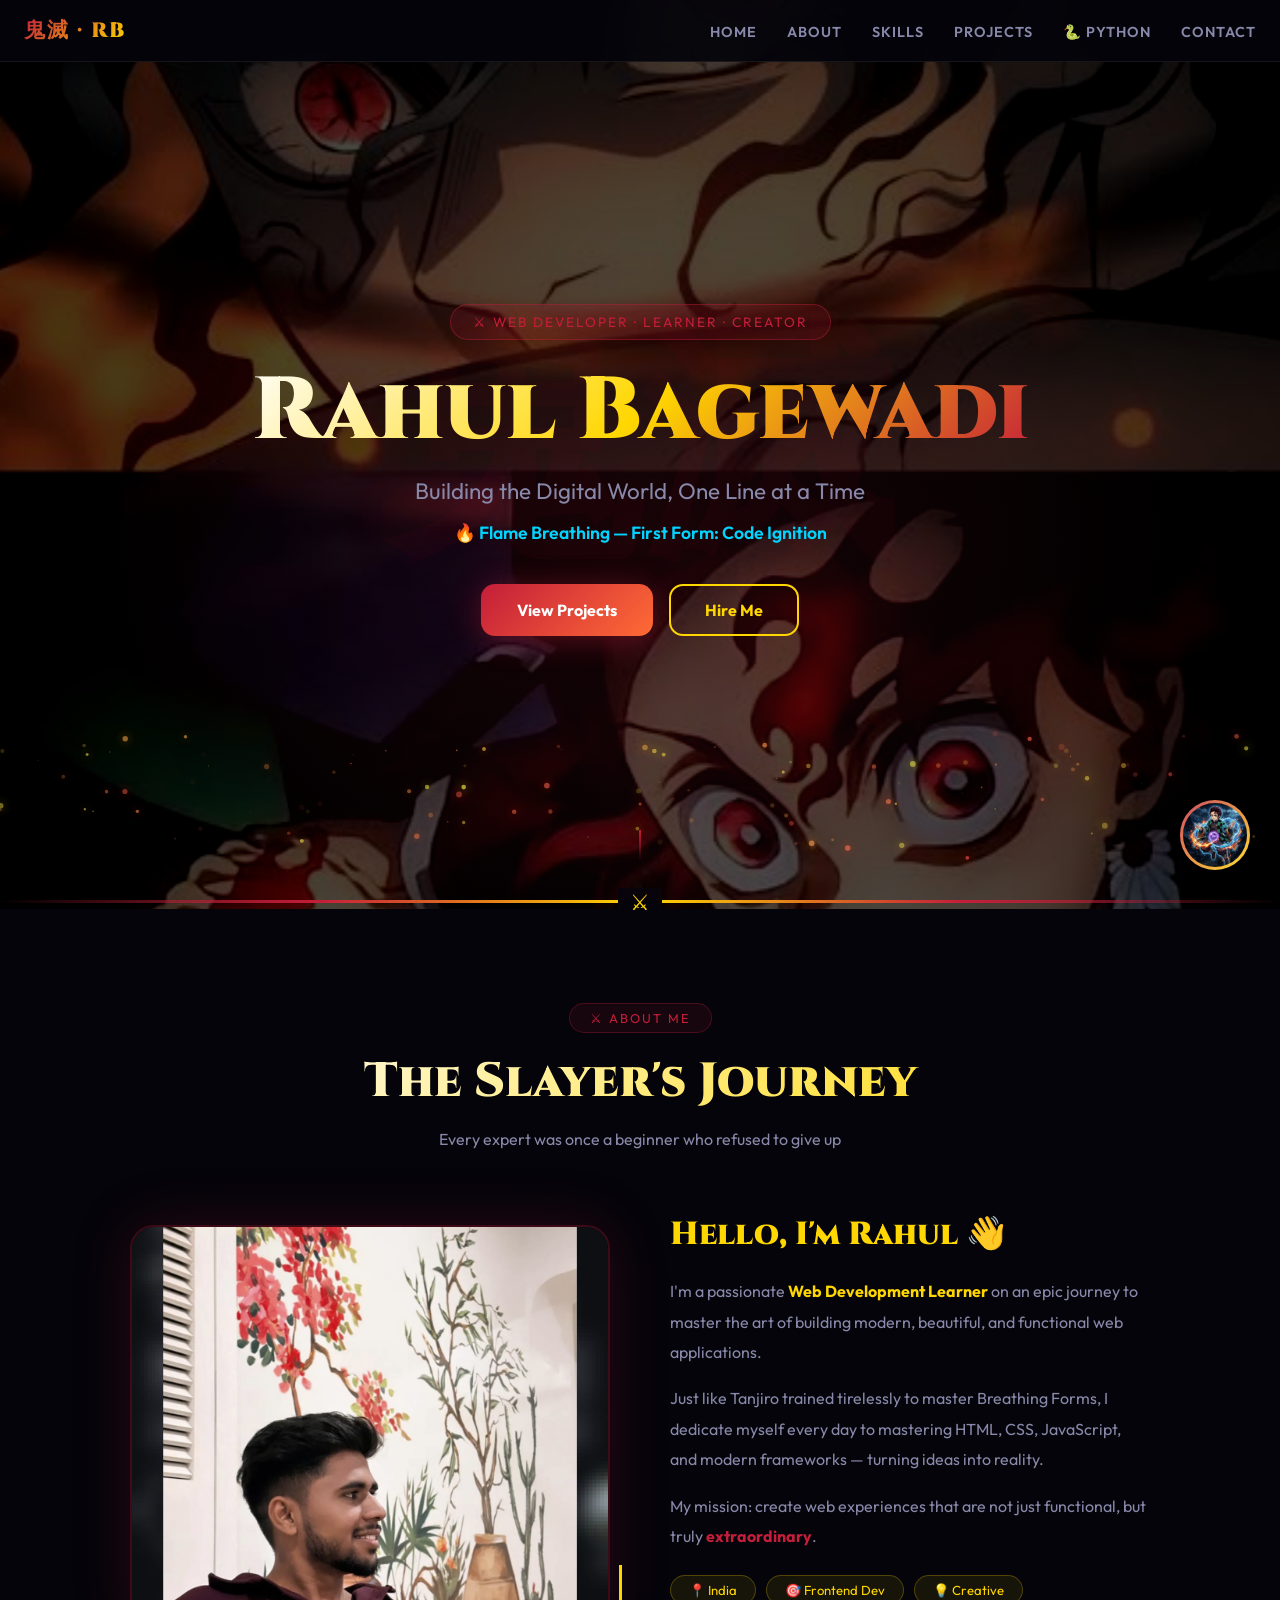
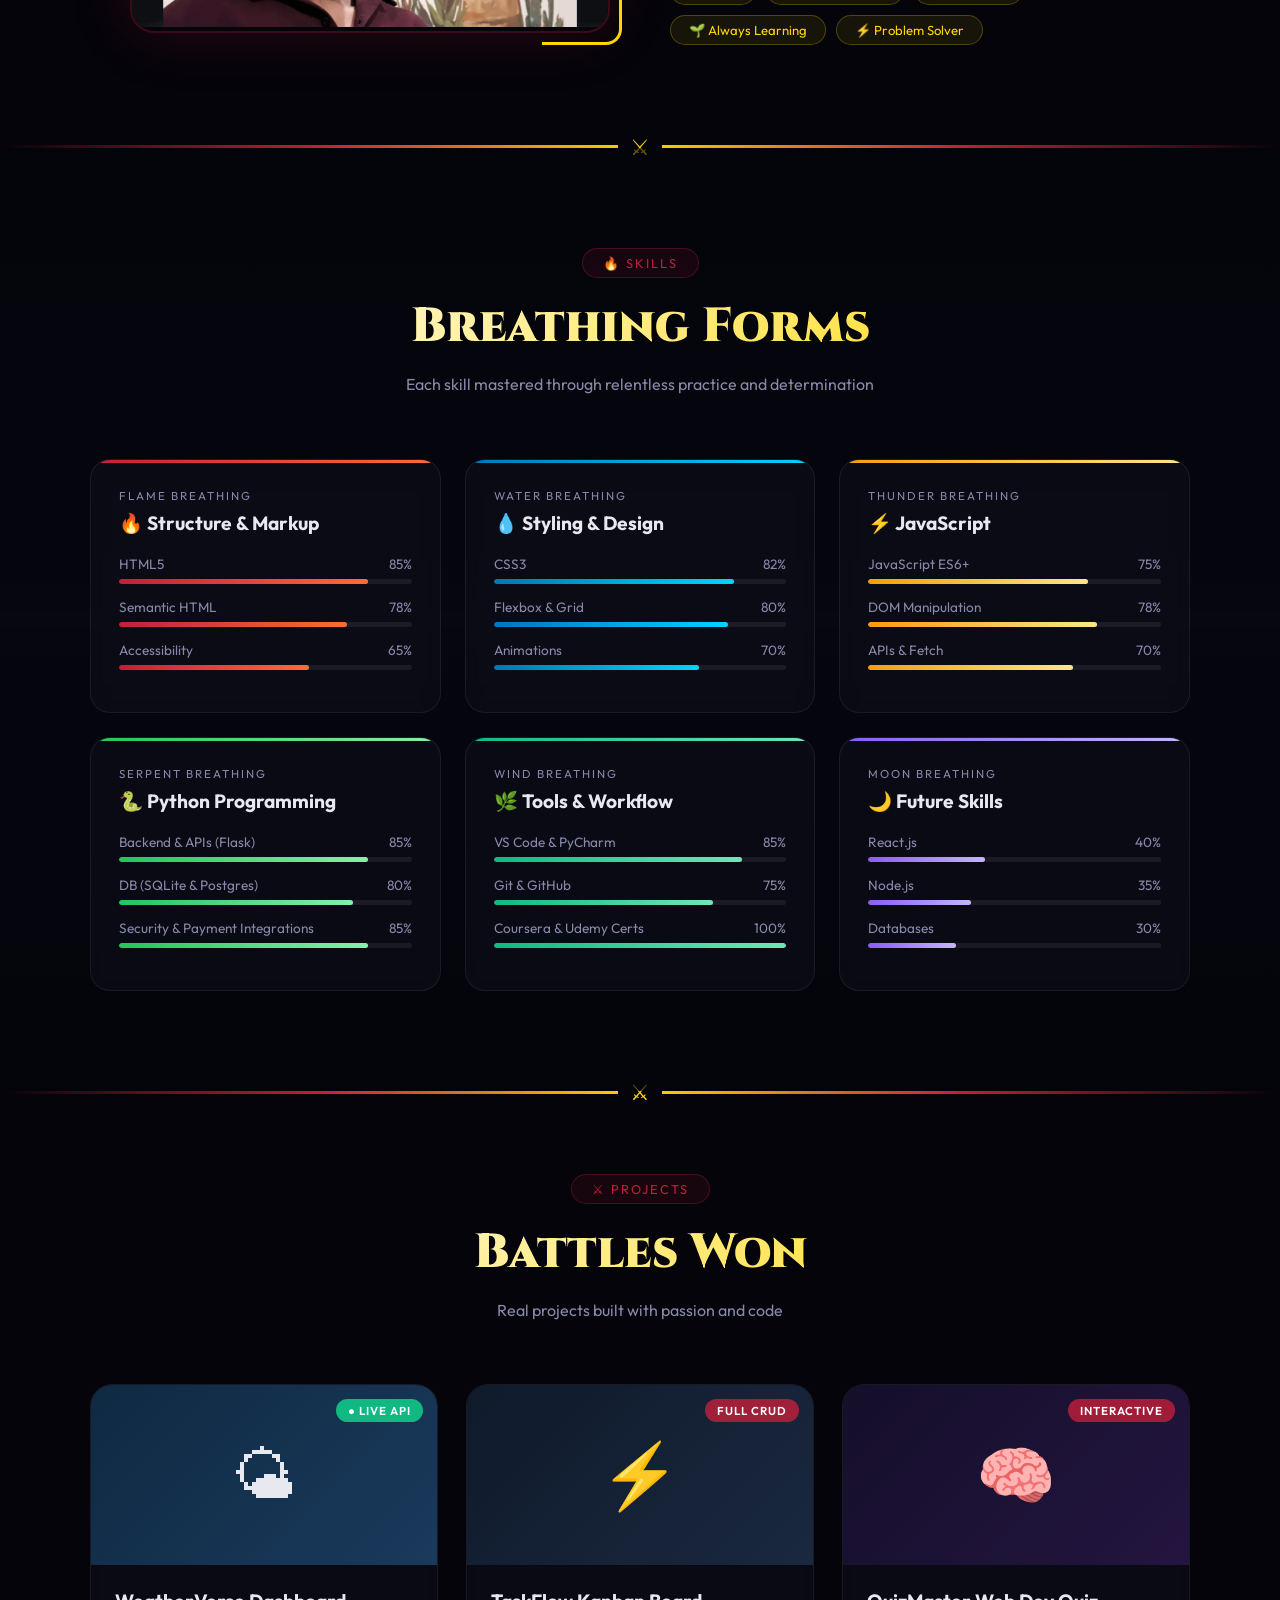
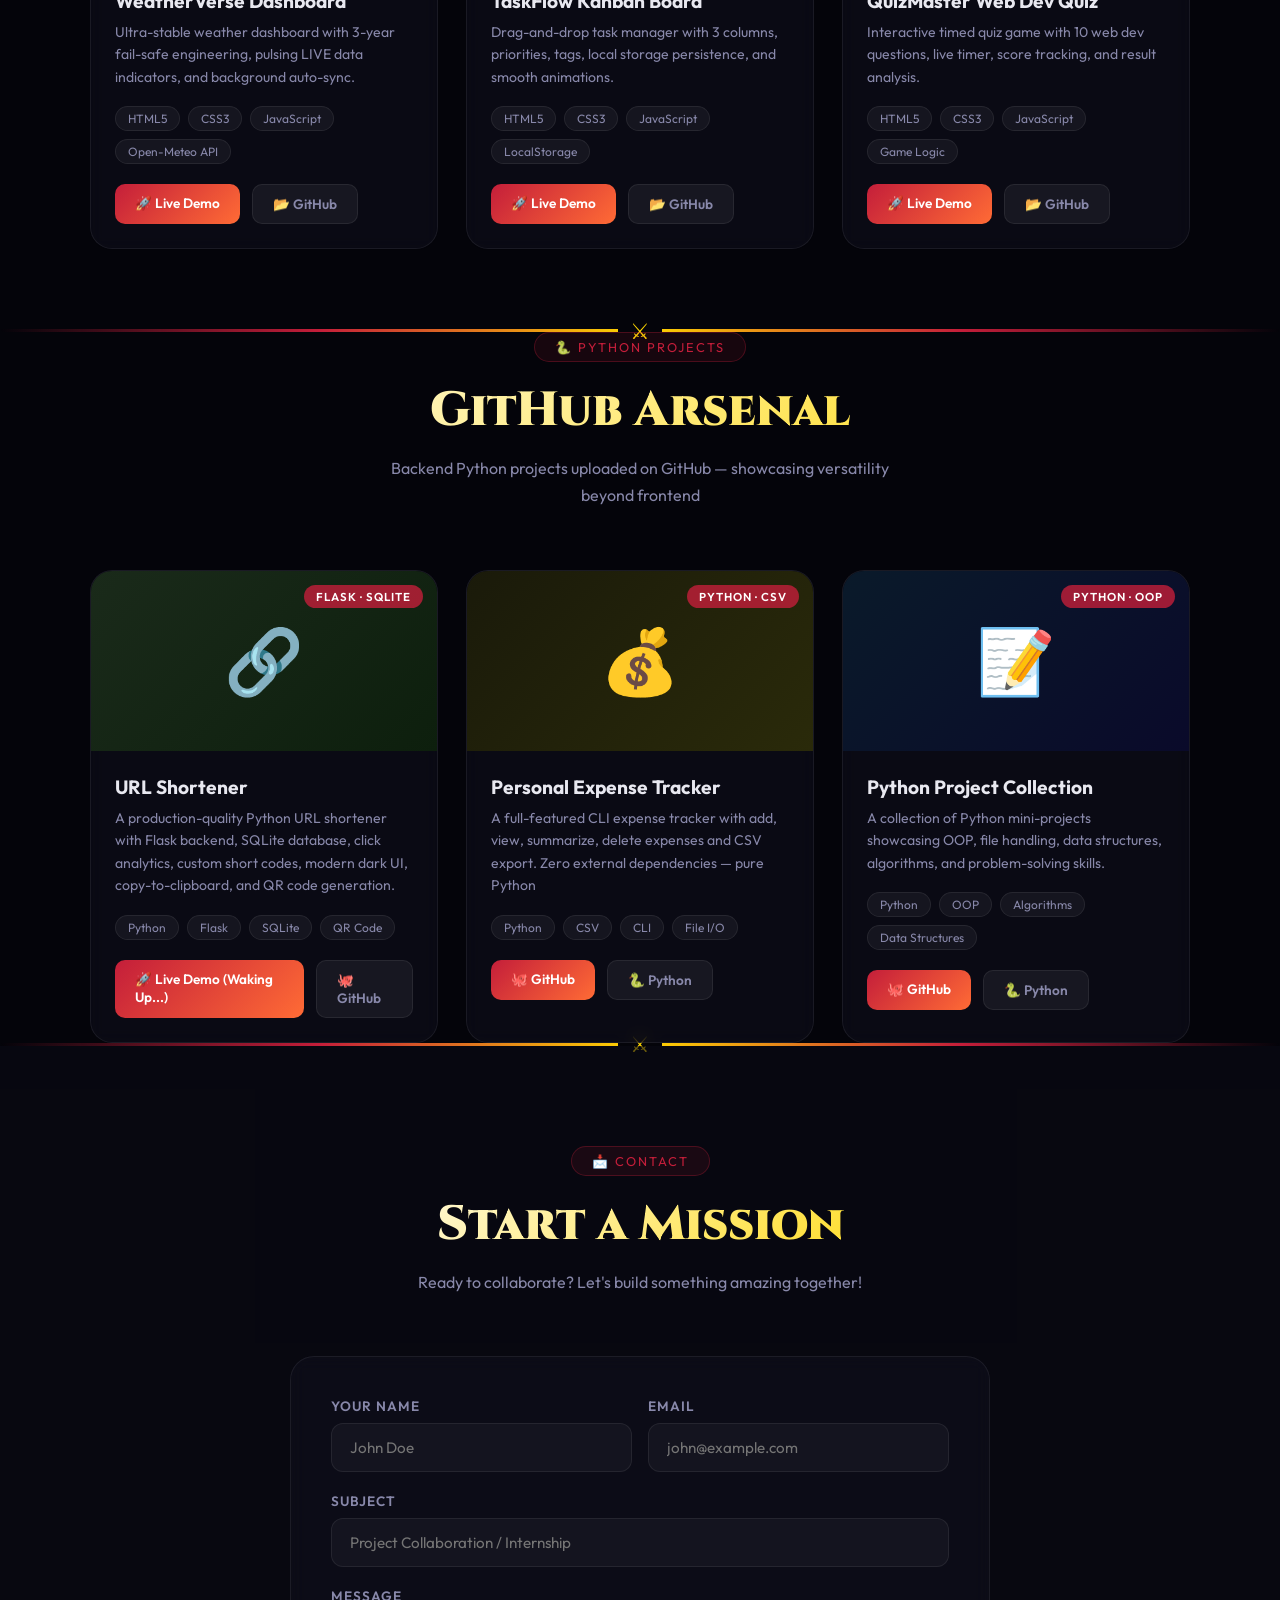
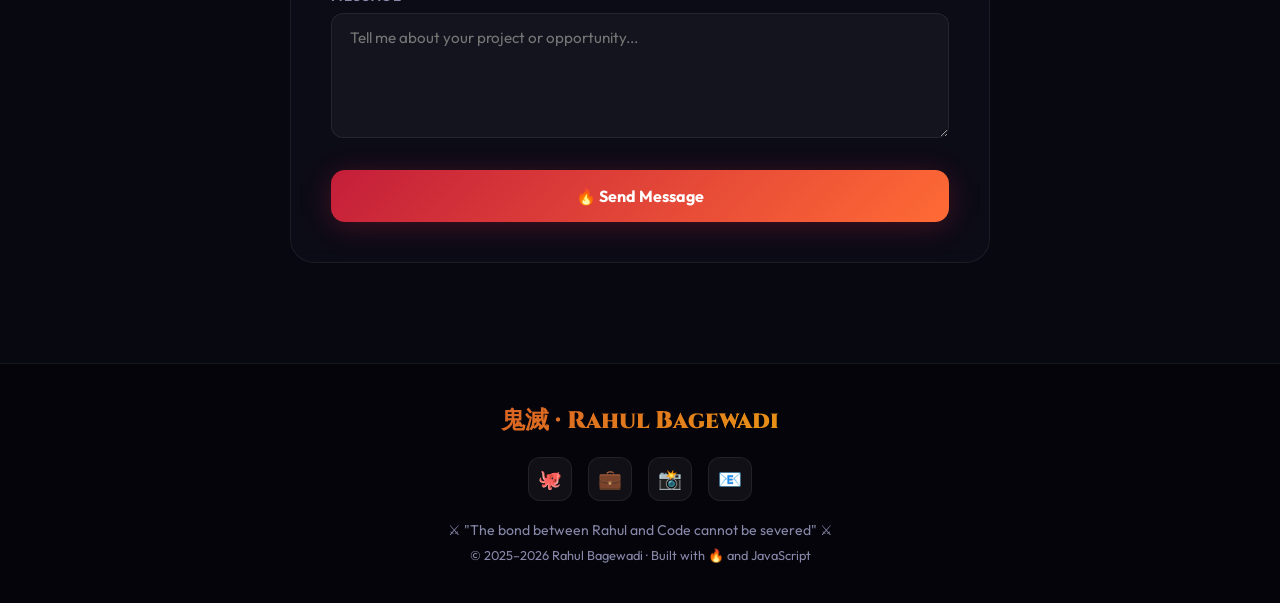
<file: index.html>
<!DOCTYPE html>
<html>
<head>
<meta charset="UTF-8"/>
<meta http-equiv="refresh" content="0; url=portfolio/index.html"/>
<title>Rahul Bagewadi – Portfolio</title>
</head>
<body>
<script>window.location.href = "portfolio/index.html";</script>
<p>Redirecting... <a href="portfolio/index.html">Click here</a></p>
</body>
</html>
</file>
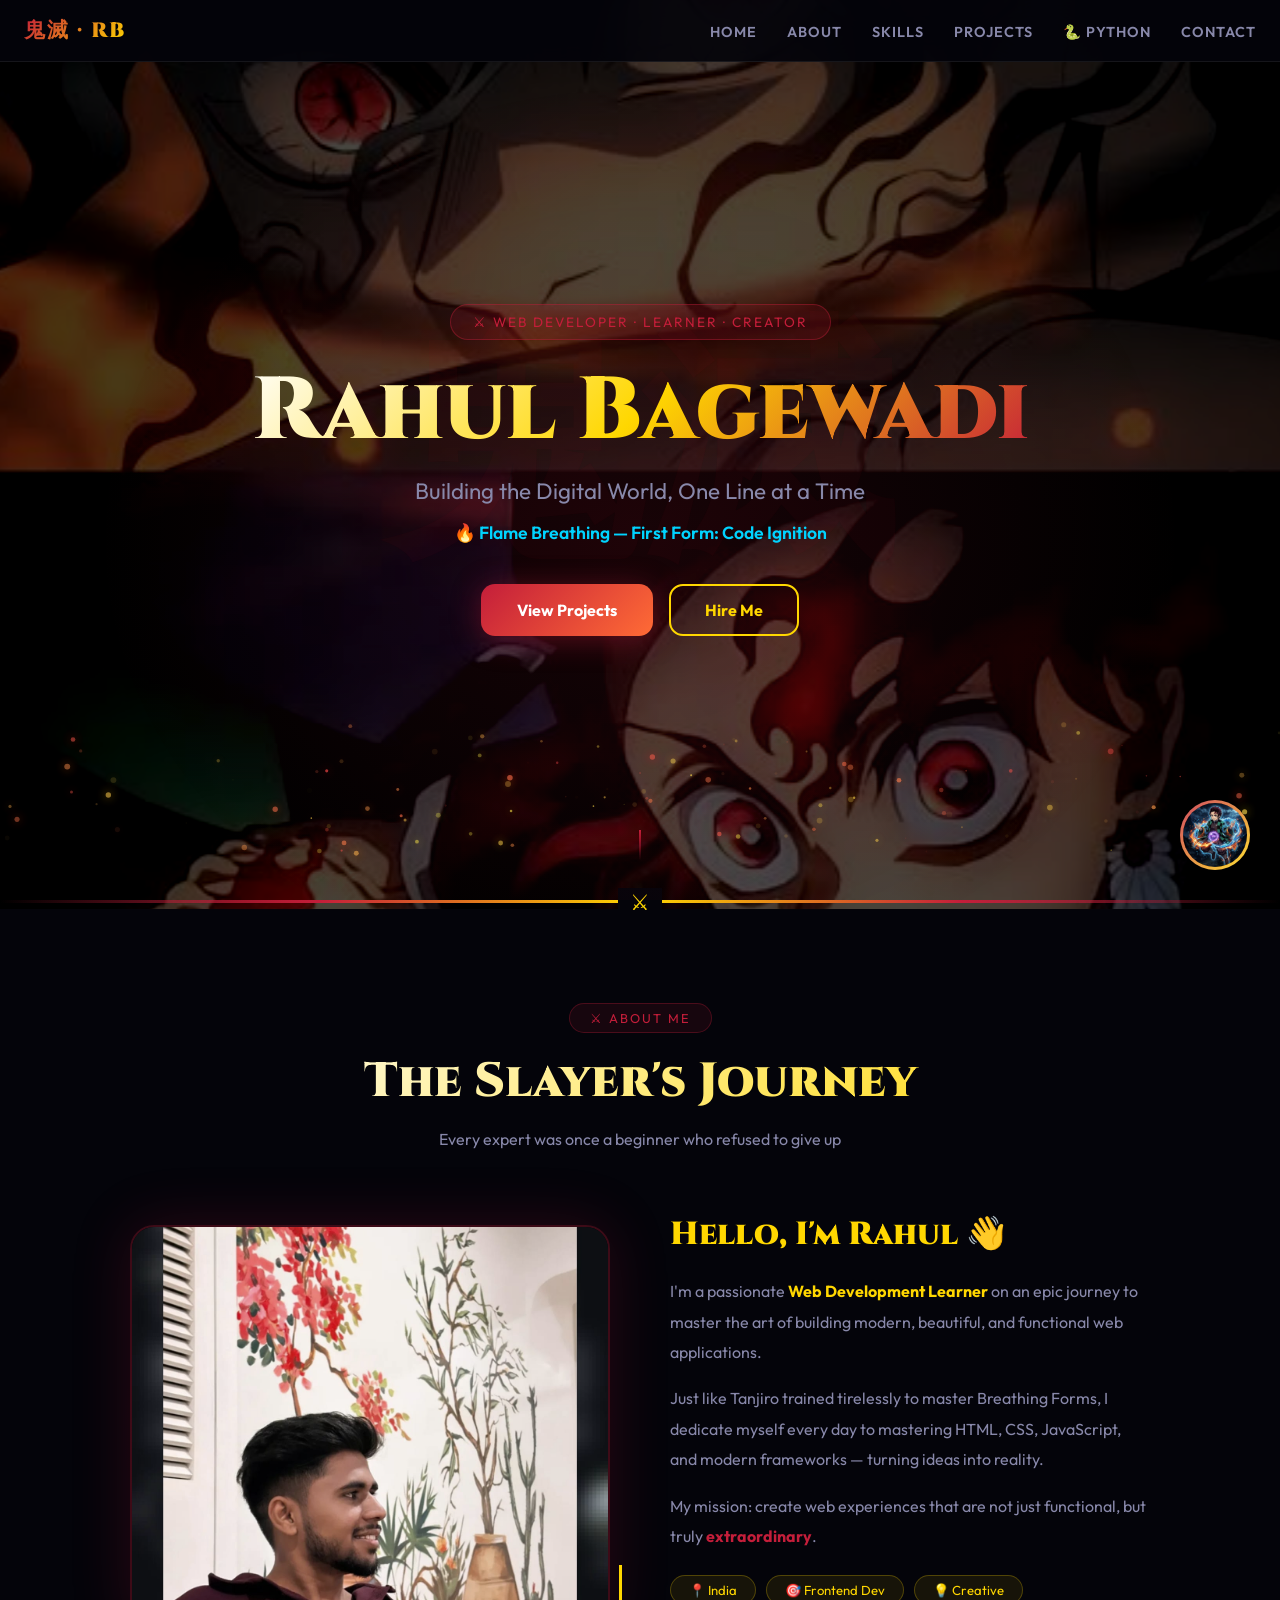
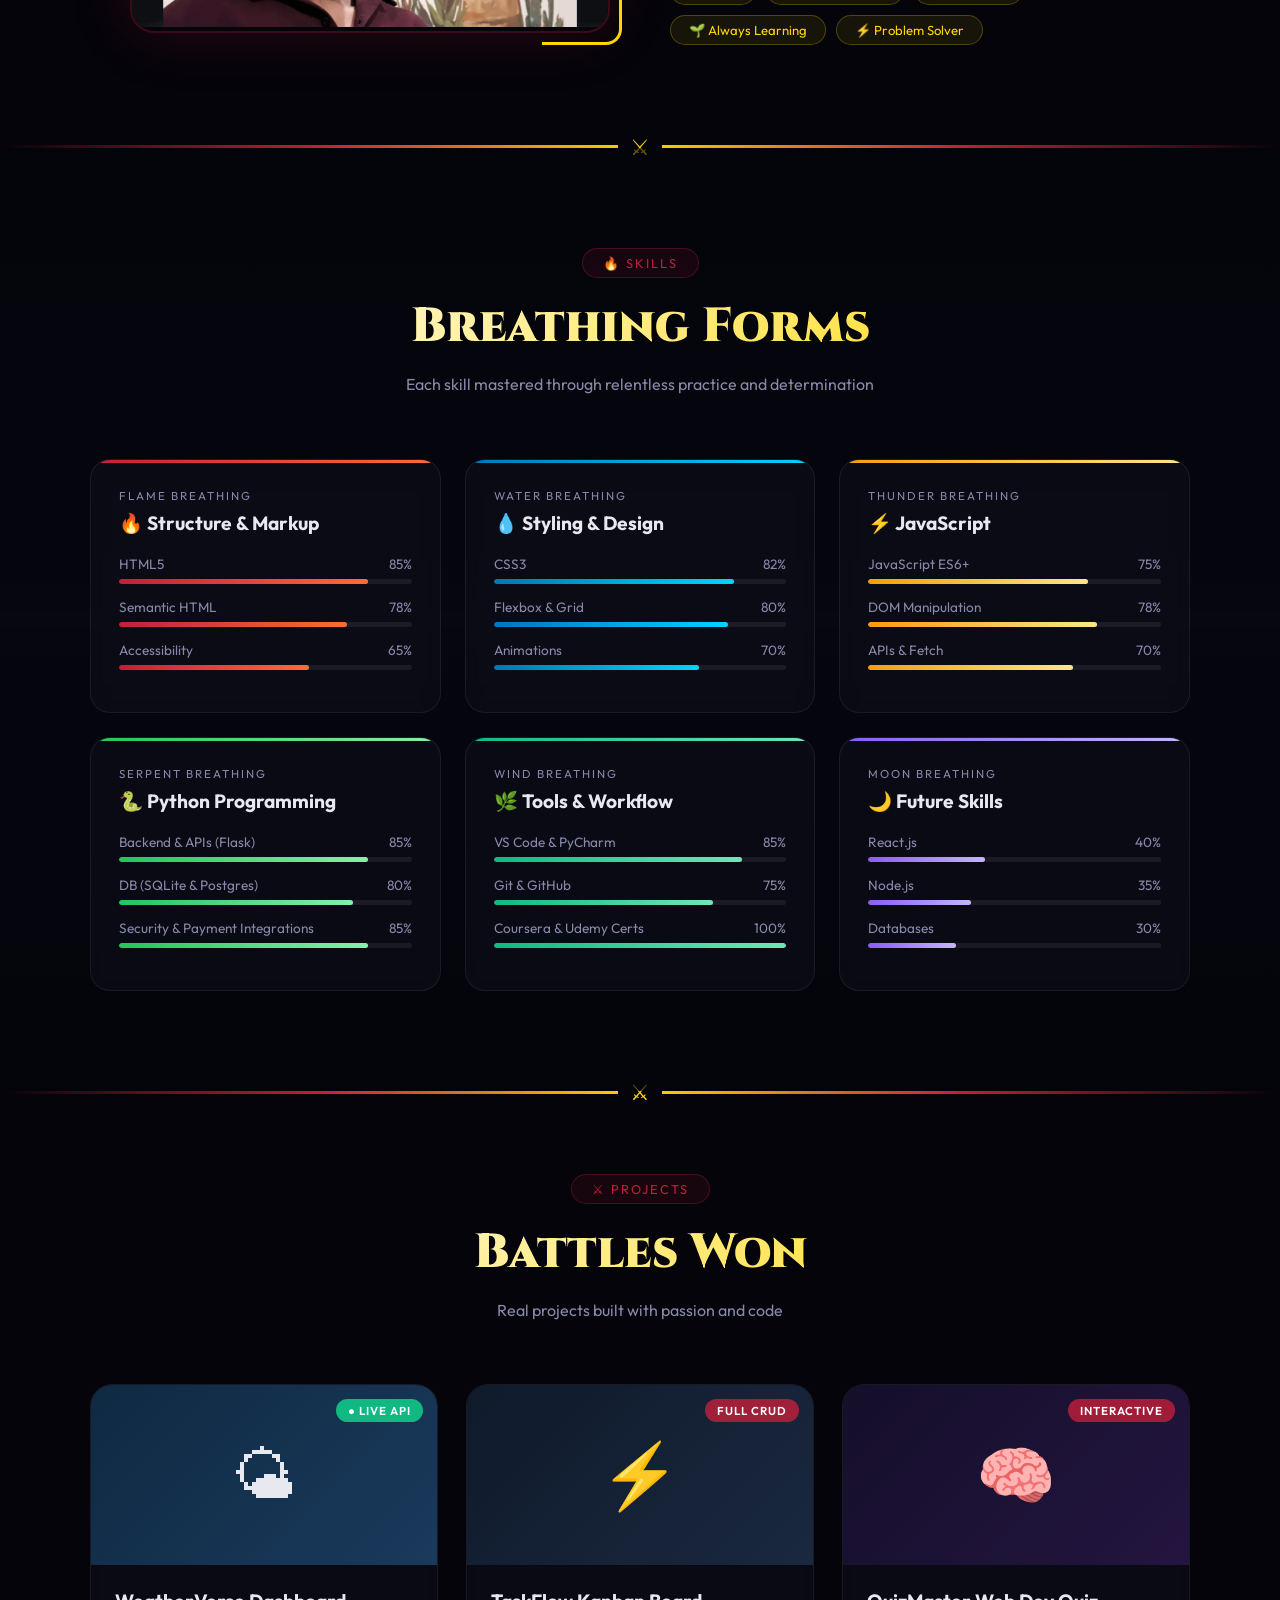
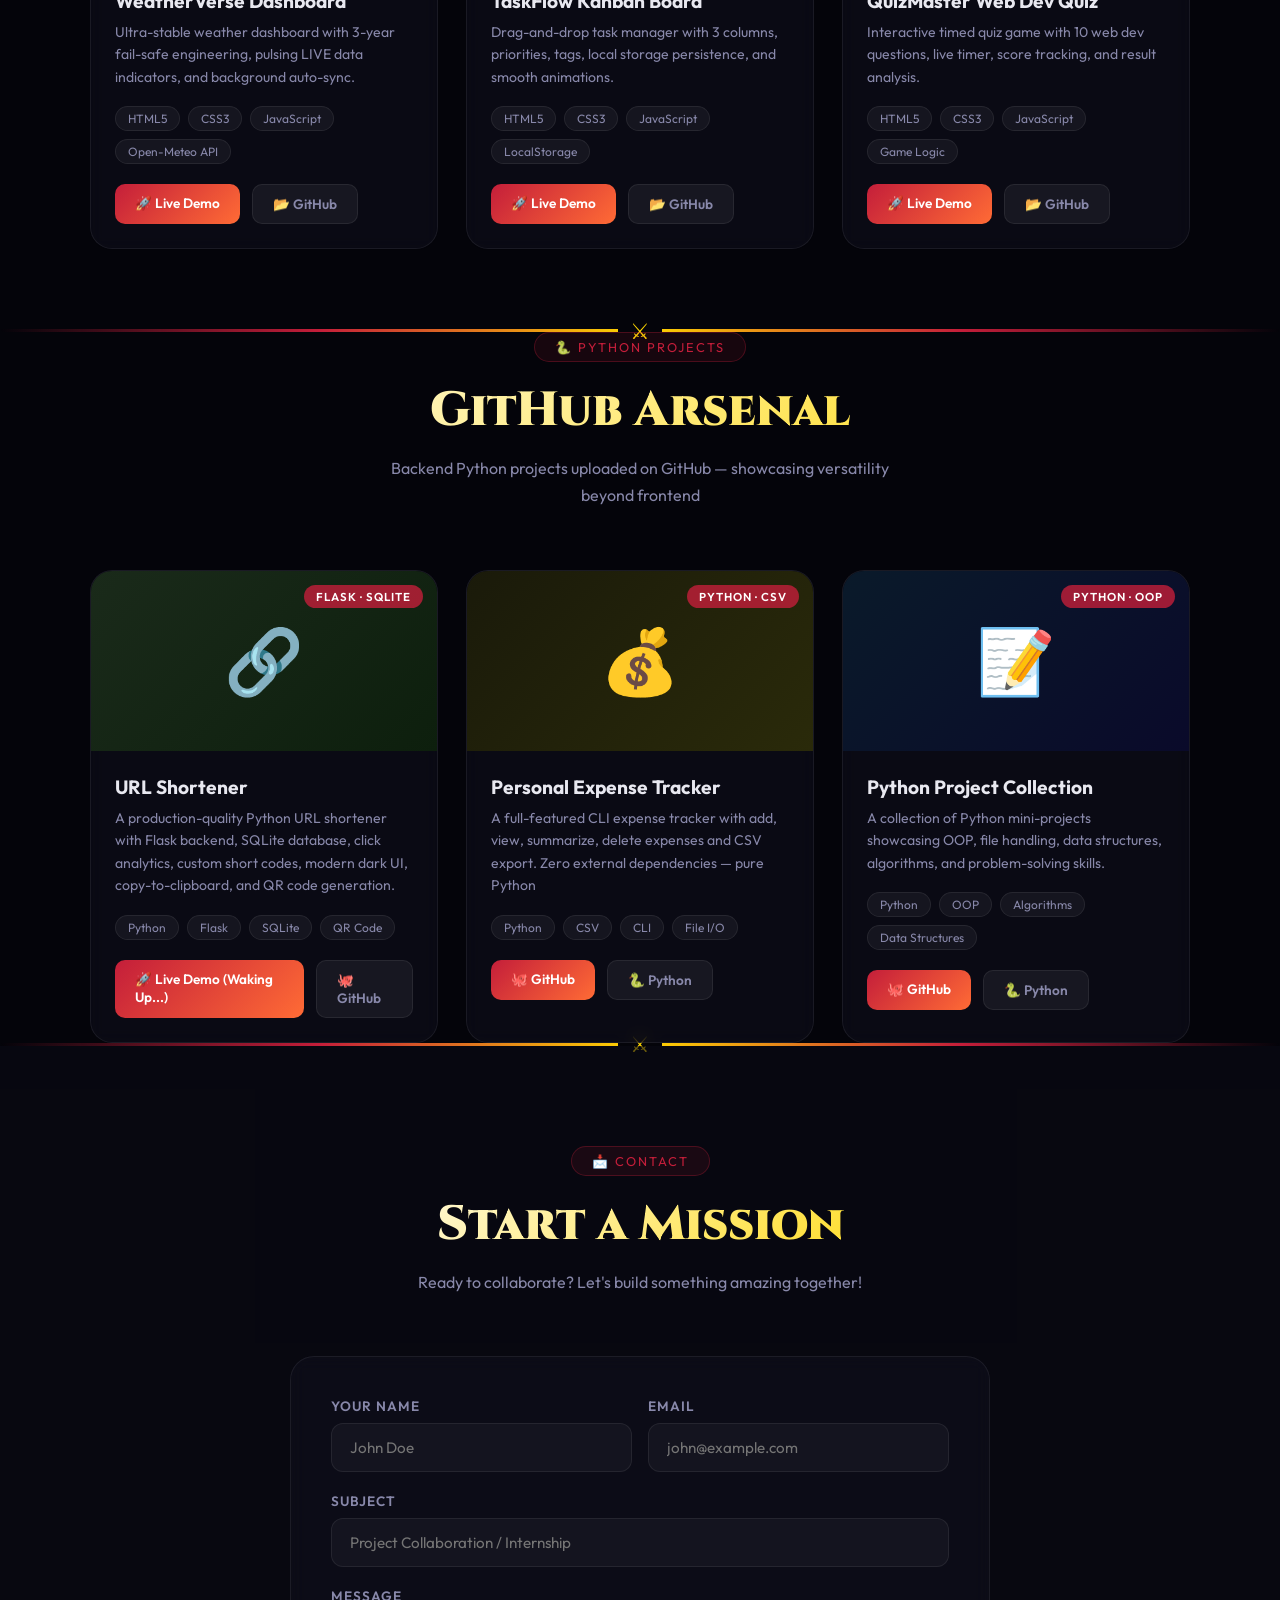
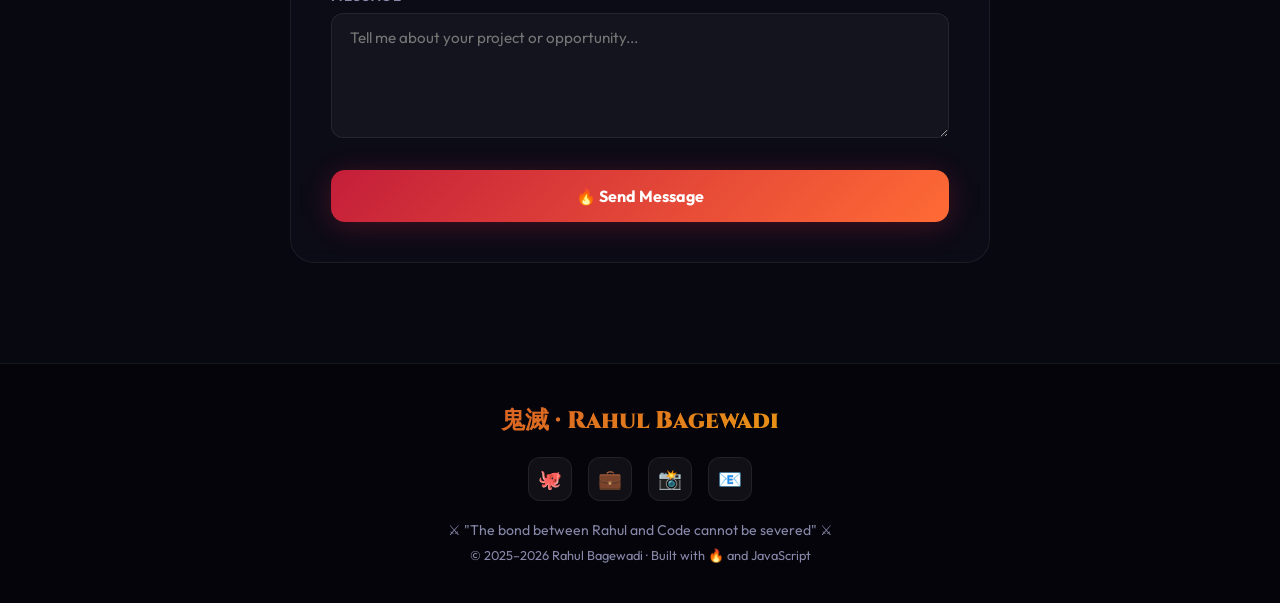
<file: portfolio/index.html>
<!DOCTYPE html>
<html lang="en">
<head>
<meta charset="UTF-8"/>
<meta name="viewport" content="width=device-width,initial-scale=1.0"/>
<title>Rahul Bagewadi – Web Developer Portfolio</title>
<meta name="description" content="Web Developer portfolio inspired by Demon Slayer anime. Featuring animated effects and AI voice assistant."/>
<link href="https://fonts.googleapis.com/css2?family=Cinzel:wght@700;900&family=Outfit:wght@300;400;600;700;900&display=swap" rel="stylesheet"/>
<script src="../shared/error-handler.js"></script>
<style>
*,*::before,*::after{box-sizing:border-box;margin:0;padding:0}
:root{
  --fire:#c41e3a;--fire2:#ff6b35;--water:#0077b6;--water2:#00d4ff;
  --gold:#ffd700;--dark:#04040a;--dark2:#0a0a14;--dark3:#10101e;
  --text:#e8e8f0;--muted:#8888aa;--border:rgba(255,255,255,0.07);
}
html{scroll-behavior:smooth}
body{font-family:'Outfit',sans-serif;background:var(--dark);color:var(--text);overflow-x:hidden}

/* === CANVAS PARTICLES === */
#particles{position:fixed;inset:0;z-index:0;pointer-events:none; opacity: 0.8;}

/* === DYNAMIC BACKGROUND === */
.bg-layer {
  position: fixed;
  top: 0;
  left: 0;
  width: 100vw;
  height: 100vh;
  background-size: cover;
  background-position: center;
  background-repeat: no-repeat;
  opacity: 0;
  transition: opacity 0.8s ease-in-out, transform 0.3s ease-out; /* Smoother transitions */
  pointer-events: none;
  filter: brightness(0.3) contrast(1.1) saturate(1.1); /* Ensure HD quality and clear visibility */
  transform-origin: center center;
}

/* === SCROLLBAR === */
::-webkit-scrollbar{width:4px}
::-webkit-scrollbar-track{background:var(--dark)}
::-webkit-scrollbar-thumb{background:var(--fire);border-radius:4px}

/* === NAV === */
nav{position:fixed;top:0;left:0;right:0;z-index:100;padding:16px 24px;display:flex;justify-content:space-between;align-items:center;background:rgba(4,4,10,0.92);backdrop-filter:blur(20px);border-bottom:1px solid var(--border);transition:all 0.3s}
.nav-logo{font-family:'Cinzel',serif;font-size:1.3rem;font-weight:900;background:linear-gradient(135deg,var(--fire),var(--gold));-webkit-background-clip:text;-webkit-text-fill-color:transparent;background-clip:text;letter-spacing:2px}
.nav-links{display:flex;gap:30px;list-style:none}
.nav-links a{color:var(--muted);text-decoration:none;font-size:0.9rem;font-weight:600;letter-spacing:1px;text-transform:uppercase;transition:color 0.3s;position:relative}
.nav-links a::after{content:'';position:absolute;bottom:-4px;left:0;width:0;height:2px;background:var(--fire);transition:width 0.3s}
.nav-links a:hover{color:var(--fire)}
.nav-links a:hover::after{width:100%}
/* Hamburger */
.hamburger{display:none;flex-direction:column;gap:5px;background:none;border:none;cursor:pointer;padding:4px;z-index:110}
.hamburger span{display:block;width:24px;height:2px;background:var(--gold);border-radius:2px;transition:all 0.3s}
.hamburger.open span:nth-child(1){transform:translateY(7px) rotate(45deg)}
.hamburger.open span:nth-child(2){opacity:0}
.hamburger.open span:nth-child(3){transform:translateY(-7px) rotate(-45deg)}

/* === SECTIONS === */
section{position:relative;z-index:1}

/* === HERO === */
#hero{min-height:100vh;display:flex;align-items:center;justify-content:center;text-align:center;padding:100px 20px 60px;overflow:hidden}
.hero-bg{position:absolute;inset:0;background:radial-gradient(ellipse at 50% 60%,rgba(196,30,58,0.12) 0%,transparent 60%);pointer-events:none}
.hero-kanji{position:absolute;font-family:'Cinzel',serif;font-size:20vw;color:rgba(196,30,58,0.04);font-weight:900;top:50%;left:50%;transform:translate(-50%,-50%);pointer-events:none;user-select:none;white-space:nowrap}
.hero-content{position:relative;z-index:2}
.hero-badge{display:inline-block;background:rgba(196,30,58,0.15);border:1px solid rgba(196,30,58,0.4);border-radius:50px;padding:8px 22px;font-size:0.85rem;color:var(--fire);margin-bottom:24px;letter-spacing:2px;text-transform:uppercase;animation:fadeDown 0.8s ease}
.hero-title{font-family:'Cinzel',serif;font-size:clamp(2.5rem,7vw,5.5rem);font-weight:900;line-height:1.1;margin-bottom:16px;animation:fadeDown 1s ease 0.2s both}
.hero-title .name{background:linear-gradient(135deg,#fff 0%,var(--gold) 50%,var(--fire) 100%);-webkit-background-clip:text;-webkit-text-fill-color:transparent;background-clip:text}
.hero-subtitle{font-size:clamp(1rem,2.5vw,1.4rem);color:var(--muted);margin-bottom:16px;animation:fadeDown 1s ease 0.4s both}
.hero-tag{font-size:1.1rem;color:var(--water2);font-weight:600;animation:fadeDown 1s ease 0.5s both;margin-bottom:40px}
.hero-btns{display:flex;gap:16px;justify-content:center;flex-wrap:wrap;animation:fadeDown 1s ease 0.7s both}
.btn-fire{background:linear-gradient(135deg,var(--fire),#ff6b35);border:none;border-radius:14px;padding:16px 36px;color:#fff;font-size:1rem;font-weight:700;font-family:'Outfit',sans-serif;cursor:pointer;transition:transform 0.2s,box-shadow 0.3s;box-shadow:0 4px 30px rgba(196,30,58,0.4);text-decoration:none;display:inline-block}
.btn-fire:hover{transform:translateY(-3px);box-shadow:0 10px 40px rgba(196,30,58,0.6)}
.btn-outline{background:transparent;border:2px solid var(--gold);border-radius:14px;padding:14px 34px;color:var(--gold);font-size:1rem;font-weight:700;font-family:'Outfit',sans-serif;cursor:pointer;transition:all 0.3s;text-decoration:none;display:inline-block}
.btn-outline:hover{background:var(--gold);color:var(--dark)}
.scroll-hint{position:absolute;bottom:40px;left:50%;transform:translateX(-50%);animation:bounce 2s infinite}
.scroll-hint span{display:block;width:2px;height:30px;background:linear-gradient(to bottom,var(--fire),transparent);margin:0 auto}
@keyframes bounce{0%,100%{transform:translateX(-50%) translateY(0);}50%{transform:translateX(-50%) translateY(10px);}}
@keyframes fadeDown{from{opacity:0;transform:translateY(-20px);}to{opacity:1;transform:translateY(0);}}

/* === FLAME LINE === */
.flame-divider{width:100%;height:3px;background:linear-gradient(90deg,transparent,var(--fire),var(--gold),var(--fire),transparent);position:relative;overflow:visible}
.flame-divider::after{content:'⚔';position:absolute;top:50%;left:50%;transform:translate(-50%,-50%);font-size:1.4rem;background:var(--dark);padding:0 12px;color:var(--gold)}

/* === SECTION HEADER === */
.sec-head{text-align:center;margin-bottom:60px}
.sec-badge{display:inline-block;background:rgba(196,30,58,0.1);border:1px solid rgba(196,30,58,0.3);border-radius:50px;padding:6px 20px;font-size:0.8rem;color:var(--fire);margin-bottom:16px;letter-spacing:2px;text-transform:uppercase}
.sec-title{font-family:'Cinzel',serif;font-size:clamp(1.8rem,4vw,3rem);font-weight:900;background:linear-gradient(135deg,#fff,var(--gold));-webkit-background-clip:text;-webkit-text-fill-color:transparent;background-clip:text;margin-bottom:12px}
.sec-sub{color:var(--muted);max-width:500px;margin:0 auto;line-height:1.7}

/* ===  ABOUT === */
#about{padding:100px 40px;max-width:1100px;margin:0 auto}
.about-grid{display:grid;grid-template-columns:1fr 1fr;gap:60px;align-items:center}
.about-img-wrap{position:relative}
.about-img-box{border-radius:24px;overflow:hidden;border:2px solid rgba(196,30,58,0.3);box-shadow:0 0 60px rgba(196,30,58,0.2)}
.about-img-box img{width:100%;height:400px;object-fit:cover;filter:saturate(0.8)}
.about-glow{position:absolute;inset:-20px;background:radial-gradient(ellipse,rgba(196,30,58,0.15),transparent 70%);z-index:-1;border-radius:50%}
.about-corner{position:absolute;bottom:-12px;right:-12px;width:80px;height:80px;border-right:3px solid var(--gold);border-bottom:3px solid var(--gold);border-radius:0 0 16px 0}
.about-text h2{font-family:'Cinzel',serif;font-size:2rem;font-weight:900;color:var(--gold);margin-bottom:20px}
.about-text p{color:var(--muted);line-height:1.9;margin-bottom:16px;font-size:1rem}
.about-tags{display:flex;flex-wrap:wrap;gap:10px;margin-top:24px}
.about-tag{background:rgba(255,215,0,0.08);border:1px solid rgba(255,215,0,0.25);border-radius:50px;padding:6px 18px;font-size:0.82rem;color:var(--gold)}
@media(max-width:768px){
  .hamburger{display:flex}
  .nav-links{display:none;position:absolute;top:100%;left:0;right:0;flex-direction:column;gap:0;background:rgba(4,4,10,0.98);border-bottom:1px solid var(--border);padding:12px 0}
  .nav-links.open{display:flex}
  .nav-links li a{display:block;padding:12px 24px;font-size:1rem;border-bottom:1px solid var(--border)}
  .about-grid{grid-template-columns:1fr}
}

/* === SKILLS === */
#skills{padding:100px 40px;background:linear-gradient(180deg,rgba(4,4,10,0.6) 0%,rgba(10,10,20,0.5) 50%,rgba(4,4,10,0.6) 100%)}
.skills-inner{max-width:1100px;margin:0 auto}
.breathing-forms{display:grid;grid-template-columns:repeat(auto-fit,minmax(300px,1fr));gap:24px}
.skill-card{background:rgba(16,16,30,0.5);backdrop-filter:blur(8px);border:1px solid var(--border);border-radius:20px;padding:28px;position:relative;overflow:hidden;transition:transform 0.3s,box-shadow 0.3s;cursor:default}
.skill-card:hover{transform:translateY(-6px)}
.skill-card::before{content:'';position:absolute;top:0;left:0;right:0;height:3px}
.skill-card.fire::before{background:linear-gradient(90deg,var(--fire),var(--fire2))}
.skill-card.water::before{background:linear-gradient(90deg,var(--water),var(--water2))}
.skill-card.thunder::before{background:linear-gradient(90deg,#f59e0b,#fde68a)}
.skill-card.wind::before{background:linear-gradient(90deg,#10b981,#6ee7b7)}
.skill-card.stone::before{background:linear-gradient(90deg,#8b5cf6,#c4b5fd)}
.skill-card.serpent::before{background:linear-gradient(90deg,#22c55e,#86efac)}
.skill-card:hover.fire{box-shadow:0 20px 50px rgba(196,30,58,0.25)}
.skill-card:hover.water{box-shadow:0 20px 50px rgba(0,119,182,0.25)}
.skill-card:hover.thunder{box-shadow:0 20px 50px rgba(245,158,11,0.25)}
.skill-card:hover.wind{box-shadow:0 20px 50px rgba(16,185,129,0.25)}
.skill-card:hover.stone{box-shadow:0 20px 50px rgba(139,92,246,0.25)}
.skill-card:hover.serpent{box-shadow:0 20px 50px rgba(34,197,94,0.25)}
.skill-form-name{font-size:0.72rem;letter-spacing:2px;text-transform:uppercase;color:var(--muted);margin-bottom:8px}
.skill-main{font-size:1.2rem;font-weight:700;margin-bottom:20px;display:flex;align-items:center;gap:10px}
.skill-item{margin-bottom:14px}
.skill-label{display:flex;justify-content:space-between;font-size:0.85rem;margin-bottom:6px;color:var(--muted)}
.skill-bar{height:5px;background:rgba(255,255,255,0.07);border-radius:50px;overflow:hidden}
.skill-fill{height:100%;border-radius:50px;transition:width 1.5s cubic-bezier(0.19,1,0.22,1)}
.fire .skill-fill{background:linear-gradient(90deg,var(--fire),var(--fire2))}
.water .skill-fill{background:linear-gradient(90deg,var(--water),var(--water2))}
.thunder .skill-fill{background:linear-gradient(90deg,#f59e0b,#fde68a)}
.wind .skill-fill{background:linear-gradient(90deg,#10b981,#6ee7b7)}
.stone .skill-fill{background:linear-gradient(90deg,#8b5cf6,#c4b5fd)}
.serpent .skill-fill{background:linear-gradient(90deg,#22c55e,#86efac)}

#projects{padding:80px 20px}
.projects-inner{max-width:1100px;margin:0 auto}
.projects-grid{display:grid;grid-template-columns:repeat(auto-fit,minmax(300px,1fr));gap:28px}
.proj-card{background:rgba(16,16,30,0.5);backdrop-filter:blur(8px);border:1px solid var(--border);border-radius:22px;overflow:hidden;transition:transform 0.3s,box-shadow 0.3s;cursor:pointer}
.proj-card:hover{transform:translateY(-8px);box-shadow:0 25px 60px rgba(196,30,58,0.2)}
.proj-banner{height:180px;display:flex;align-items:center;justify-content:center;font-size:4rem;position:relative}
.proj-banner.weather{background:linear-gradient(135deg,#0f2942,#1a3a5c)}
.proj-banner.task{background:linear-gradient(135deg,#0f1a2a,#1a2840)}
.proj-banner.quiz{background:linear-gradient(135deg,#150f2a,#231540)}
.proj-tag{position:absolute;top:14px;right:14px;background:rgba(196,30,58,0.8);color:#fff;font-size:0.72rem;padding:4px 12px;border-radius:50px;font-weight:600;letter-spacing:1px;text-transform:uppercase}
.proj-body{padding:24px}
.proj-title{font-size:1.2rem;font-weight:700;margin-bottom:8px}
.proj-desc{color:var(--muted);font-size:0.88rem;line-height:1.6;margin-bottom:18px}
.proj-stack{display:flex;flex-wrap:wrap;gap:8px;margin-bottom:20px}
.stack-tag{background:rgba(255,255,255,0.05);border:1px solid var(--border);border-radius:50px;padding:4px 12px;font-size:0.75rem;color:var(--muted)}
.proj-links{display:flex;gap:12px}
.proj-link{border-radius:10px;padding:10px 20px;font-size:0.85rem;font-weight:600;text-decoration:none;cursor:pointer;border:none;font-family:'Outfit',sans-serif;transition:all 0.2s}
.proj-link.primary{background:linear-gradient(135deg,var(--fire),var(--fire2));color:#fff}
.proj-link.secondary{background:rgba(255,255,255,0.06);border:1px solid var(--border);color:var(--muted)}
.proj-link:hover.primary{box-shadow:0 6px 20px rgba(196,30,58,0.4)}
.proj-link.secondary:hover{border-color:var(--muted);color:var(--text)}

/* === CONTACT === */
#contact{padding:100px 40px;background:rgba(10,10,20,0.6)}
.contact-inner{max-width:700px;margin:0 auto;text-align:center}
.contact-form{background:rgba(16,16,30,0.5);backdrop-filter:blur(8px);border:1px solid var(--border);border-radius:24px;padding:40px;margin-top:40px}
.form-group{margin-bottom:20px;text-align:left}
.form-group label{display:block;font-size:0.85rem;font-weight:600;color:var(--muted);margin-bottom:8px;letter-spacing:1px;text-transform:uppercase}
.form-control{width:100%;background:rgba(255,255,255,0.04);border:1px solid var(--border);border-radius:12px;padding:14px 18px;color:var(--text);font-size:0.95rem;font-family:'Outfit',sans-serif;outline:none;transition:border-color 0.3s;resize:vertical}
.form-control:focus{border-color:var(--fire)}
.form-row{display:grid;grid-template-columns:1fr 1fr;gap:16px}
@media(max-width:600px){.form-row{grid-template-columns:1fr}}
.submit-btn{width:100%;background:linear-gradient(135deg,var(--fire),var(--fire2));border:none;border-radius:14px;padding:16px;color:#fff;font-size:1rem;font-weight:700;font-family:'Outfit',sans-serif;cursor:pointer;transition:transform 0.2s,box-shadow 0.3s;box-shadow:0 4px 30px rgba(196,30,58,0.3);margin-top:8px}
.submit-btn:hover{transform:translateY(-2px);box-shadow:0 10px 40px rgba(196,30,58,0.5)}
.toast{position:fixed;bottom:30px;right:30px;background:linear-gradient(135deg,#10b981,#059669);color:#fff;border-radius:14px;padding:16px 28px;font-weight:600;box-shadow:0 10px 40px rgba(16,185,129,0.4);z-index:999;transform:translateX(200%);transition:transform 0.4s ease;pointer-events:none}
.toast.show{transform:translateX(0)}

/* === FOOTER === */
footer{background:var(--dark);border-top:1px solid var(--border);padding:40px;text-align:center}
.footer-logo{font-family:'Cinzel',serif;font-size:1.5rem;font-weight:900;background:linear-gradient(135deg,var(--fire),var(--gold));-webkit-background-clip:text;-webkit-text-fill-color:transparent;background-clip:text;margin-bottom:12px}
footer p{color:var(--muted);font-size:0.88rem}
.social-links{display:flex;justify-content:center;gap:16px;margin:20px 0}
.soc-btn{width:44px;height:44px;background:rgba(255,255,255,0.05);border:1px solid var(--border);border-radius:12px;display:flex;align-items:center;justify-content:center;font-size:1.2rem;text-decoration:none;transition:all 0.3s;cursor:pointer}
.soc-btn:hover{background:rgba(196,30,58,0.2);border-color:var(--fire)}

/* === AI VOICE ASSISTANT === */
#assistantBtn{position:fixed;bottom:30px;right:30px;z-index:200;width:70px;height:70px;border-radius:50%;border:none;cursor:pointer;background:linear-gradient(135deg,var(--fire),var(--gold));box-shadow:0 0 0 0 rgba(196,30,58,0.5);animation:assistantPulse 2.5s infinite;transition:transform 0.2s}
#assistantBtn:hover{transform:scale(1.1)}
@keyframes assistantPulse{0%{box-shadow:0 0 0 0 rgba(196,30,58,0.5);}70%{box-shadow:0 0 0 18px rgba(196,30,58,0);}100%{box-shadow:0 0 0 0 rgba(196,30,58,0);}}
#assistantBtn img{width:100%;height:100%;border-radius:50%;object-fit:cover;border:3px solid rgba(255,255,255,0.2)}

#assistantPanel{position:fixed;bottom:115px;right:30px;z-index:200;width:340px;background:rgba(10,10,20,0.95);border:1px solid rgba(196,30,58,0.4);border-radius:24px;padding:24px;backdrop-filter:blur(20px);box-shadow:0 20px 60px rgba(196,30,58,0.3);display:none;animation:slideIn 0.3s ease}
@keyframes slideIn{from{opacity:0;transform:translateY(20px);}to{opacity:1;transform:translateY(0);}}
.panel-header{display:flex;align-items:center;gap:14px;margin-bottom:18px;padding-bottom:18px;border-bottom:1px solid var(--border)}
.panel-avatar{width:54px;height:54px;border-radius:50%;border:2px solid var(--fire);overflow:hidden;flex-shrink:0;position:relative}
.panel-avatar img{width:100%;height:100%;object-fit:cover}
.speaking-ring{position:absolute;inset:-4px;border-radius:50%;border:2px solid var(--gold);opacity:0;animation:speaking 1s ease infinite}
.panel-avatar.talking .speaking-ring{opacity:1}
.panel-info h3{font-size:1rem;font-weight:700;color:var(--gold)}
.panel-info p{font-size:0.78rem;color:var(--muted)}
.status-dot{display:inline-block;width:8px;height:8px;border-radius:50%;background:var(--fire);margin-right:6px;animation:assistantPulse 1.5s infinite}
@keyframes speaking{0%,100%{transform:scale(1);opacity:1;}50%{transform:scale(1.15);opacity:0.5;}}
#speechText{color:var(--text);font-size:0.9rem;line-height:1.7;min-height:80px;margin-bottom:18px;font-style:italic}
.panel-btns{display:grid;grid-template-columns:1fr 1fr;gap:10px}
.panel-btn{border-radius:12px;padding:10px 12px;font-size:0.8rem;font-weight:600;font-family:'Outfit',sans-serif;cursor:pointer;transition:all 0.2s;border:none}
.panel-btn.speak{background:linear-gradient(135deg,var(--fire),var(--fire2));color:#fff}
.panel-btn.speak:hover{box-shadow:0 6px 20px rgba(196,30,58,0.4)}
.panel-btn.stop{background:rgba(255,255,255,0.06);border:1px solid var(--border);color:var(--muted)}
.panel-btn.stop:hover{border-color:var(--fire);color:var(--text)}
.panel-sections{display:flex;flex-wrap:wrap;gap:8px;margin-bottom:14px}
.sec-btn{background:rgba(255,215,0,0.08);border:1px solid rgba(255,215,0,0.2);border-radius:50px;padding:5px 14px;font-size:0.75rem;color:var(--gold);cursor:pointer;font-family:'Outfit',sans-serif;transition:all 0.2s}
.sec-btn:hover{background:rgba(255,215,0,0.15)}

.reveal{opacity:0;transform:translateY(30px);transition:opacity 0.7s ease,transform 0.7s ease}
.reveal.visible{opacity:1;transform:translateY(0)}

/* === MOBILE FULL FIX === */
@media(max-width:600px){
  #about{padding:80px 20px}
  #skills{padding:80px 20px}
  #projects{padding:80px 20px}
  #python-projects{padding:80px 20px}
  #contact{padding:80px 20px}
  .projects-grid{grid-template-columns:1fr!important}
  .breathing-forms{grid-template-columns:1fr!important}
  .hero-title{font-size:clamp(2rem,12vw,3.5rem)}
  .hero-badge{font-size:0.75rem;padding:7px 14px;letter-spacing:1px}
  .hero-tag{font-size:0.9rem}
  .hero-btns{gap:12px}
  .btn-fire,.btn-outline{padding:14px 24px;font-size:0.95rem}
  #assistantBtn{bottom:16px;right:16px;width:56px;height:56px}
  #assistantPanel{width:calc(100vw - 32px);right:16px;bottom:88px}
  .contact-form{padding:24px 16px}
  .form-row{grid-template-columns:1fr!important}
  footer{padding:30px 20px}
  .social-links{gap:12px}
}
</style>
</head>
<body>

<div class="bg-layer" id="bg-layer-1" style="background-image: url('fight1.jpeg'); z-index: -4;"></div>
<div class="bg-layer" id="bg-layer-2" style="background-image: url('fight2.jpeg'); z-index: -3;"></div>
<div class="bg-layer" id="bg-layer-3" style="background-image: url('fight3.jpeg'); z-index: -2;"></div>
<div class="bg-layer" id="bg-layer-4" style="background-image: url('fight4.jpeg'); z-index: -1;"></div>

<canvas id="particles"></canvas>

<!-- NAV -->
<nav>
  <div class="nav-logo">鬼滅 · RB</div>
  <button class="hamburger" id="hamburgerBtn" onclick="toggleNav()" aria-label="Menu">
    <span></span><span></span><span></span>
  </button>
  <ul class="nav-links" id="navLinks">
    <li><a href="#hero" onclick="closeNav()">Home</a></li>
    <li><a href="#about" onclick="closeNav()">About</a></li>
    <li><a href="#skills" onclick="closeNav()">Skills</a></li>
    <li><a href="#projects" onclick="closeNav()">Projects</a></li>
    <li><a href="#python-projects" onclick="closeNav()">🐍 Python</a></li>
    <li><a href="#contact" onclick="closeNav()">Contact</a></li>
  </ul>
</nav>

<!-- HERO -->
<section id="hero">
  <div class="hero-bg"></div>
  <div class="hero-kanji">鬼滅</div>
  <div class="hero-content">
    <div class="hero-badge">⚔ Web Developer · Learner · Creator</div>
    <h1 class="hero-title">
      <span class="name">Rahul Bagewadi</span><br/>
    </h1>
    <p class="hero-subtitle">Building the Digital World, One Line at a Time</p>
    <p class="hero-tag">🔥 Flame Breathing — First Form: Code Ignition</p>
    <div class="hero-btns">
      <a href="#projects" class="btn-fire">View Projects</a>
      <a href="#contact" class="btn-outline">Hire Me</a>
    </div>
  </div>
  <div class="scroll-hint"><span></span></div>
</section>

<div class="flame-divider"></div>

<!-- ABOUT -->
<section id="about">
  <div class="reveal">
    <div class="sec-head">
      <div class="sec-badge">⚔ About Me</div>
      <div class="sec-title">The Slayer's Journey</div>
      <p class="sec-sub">Every expert was once a beginner who refused to give up</p>
    </div>
    <div class="about-grid">
      <div class="about-img-wrap">
        <div class="about-img-box">
          <img src="my_photo.jpeg" alt="Rahul - Web Developer"/>
        </div>
        <div class="about-glow"></div>
        <div class="about-corner"></div>
      </div>
      <div class="about-text">
        <h2>Hello, I'm Rahul 👋</h2>
        <p>I'm a passionate <strong style="color:var(--gold)">Web Development Learner</strong> on an epic journey to master the art of building modern, beautiful, and functional web applications.</p>
        <p>Just like Tanjiro trained tirelessly to master Breathing Forms, I dedicate myself every day to mastering HTML, CSS, JavaScript, and modern frameworks — turning ideas into reality.</p>
        <p>My mission: create web experiences that are not just functional, but truly <strong style="color:var(--fire)">extraordinary</strong>.</p>
        <div class="about-tags">
          <span class="about-tag">📍 India</span>
          <span class="about-tag">🎯 Frontend Dev</span>
          <span class="about-tag">💡 Creative</span>
          <span class="about-tag">🌱 Always Learning</span>
          <span class="about-tag">⚡ Problem Solver</span>
        </div>
      </div>
    </div>
  </div>
</section>

<div class="flame-divider"></div>

<!-- SKILLS -->
<section id="skills">
  <div class="skills-inner reveal">
    <div class="sec-head">
      <div class="sec-badge">🔥 Skills</div>
      <div class="sec-title">Breathing Forms</div>
      <p class="sec-sub">Each skill mastered through relentless practice and determination</p>
    </div>
    <div class="breathing-forms">

      <div class="skill-card fire">
        <div class="skill-form-name">Flame Breathing</div>
        <div class="skill-main">🔥 Structure & Markup</div>
        <div class="skill-item">
          <div class="skill-label"><span>HTML5</span><span>85%</span></div>
          <div class="skill-bar"><div class="skill-fill" data-w="85" style="width:0%"></div></div>
        </div>
        <div class="skill-item">
          <div class="skill-label"><span>Semantic HTML</span><span>78%</span></div>
          <div class="skill-bar"><div class="skill-fill" data-w="78" style="width:0%"></div></div>
        </div>
        <div class="skill-item">
          <div class="skill-label"><span>Accessibility</span><span>65%</span></div>
          <div class="skill-bar"><div class="skill-fill" data-w="65" style="width:0%"></div></div>
        </div>
      </div>

      <div class="skill-card water">
        <div class="skill-form-name">Water Breathing</div>
        <div class="skill-main">💧 Styling & Design</div>
        <div class="skill-item">
          <div class="skill-label"><span>CSS3</span><span>82%</span></div>
          <div class="skill-bar"><div class="skill-fill" data-w="82" style="width:0%"></div></div>
        </div>
        <div class="skill-item">
          <div class="skill-label"><span>Flexbox & Grid</span><span>80%</span></div>
          <div class="skill-bar"><div class="skill-fill" data-w="80" style="width:0%"></div></div>
        </div>
        <div class="skill-item">
          <div class="skill-label"><span>Animations</span><span>70%</span></div>
          <div class="skill-bar"><div class="skill-fill" data-w="70" style="width:0%"></div></div>
        </div>
      </div>

      <div class="skill-card thunder">
        <div class="skill-form-name">Thunder Breathing</div>
        <div class="skill-main">⚡ JavaScript</div>
        <div class="skill-item">
          <div class="skill-label"><span>JavaScript ES6+</span><span>75%</span></div>
          <div class="skill-bar"><div class="skill-fill" data-w="75" style="width:0%"></div></div>
        </div>
        <div class="skill-item">
          <div class="skill-label"><span>DOM Manipulation</span><span>78%</span></div>
          <div class="skill-bar"><div class="skill-fill" data-w="78" style="width:0%"></div></div>
        </div>
        <div class="skill-item">
          <div class="skill-label"><span>APIs & Fetch</span><span>70%</span></div>
          <div class="skill-bar"><div class="skill-fill" data-w="70" style="width:0%"></div></div>
        </div>
      </div>

      <div class="skill-card serpent">
        <div class="skill-form-name">Serpent Breathing</div>
        <div class="skill-main">🐍 Python Programming</div>
        <div class="skill-item">
          <div class="skill-label"><span>Backend & APIs (Flask)</span><span>85%</span></div>
          <div class="skill-bar"><div class="skill-fill" data-w="85" style="width:0%"></div></div>
        </div>
        <div class="skill-item">
          <div class="skill-label"><span>DB (SQLite & Postgres)</span><span>80%</span></div>
          <div class="skill-bar"><div class="skill-fill" data-w="80" style="width:0%"></div></div>
        </div>
        <div class="skill-item">
          <div class="skill-label"><span>Security & Payment Integrations</span><span>85%</span></div>
          <div class="skill-bar"><div class="skill-fill" data-w="85" style="width:0%"></div></div>
        </div>
      </div>

      <div class="skill-card wind">
        <div class="skill-form-name">Wind Breathing</div>
        <div class="skill-main">🌿 Tools & Workflow</div>
        <div class="skill-item">
          <div class="skill-label"><span>VS Code & PyCharm</span><span>85%</span></div>
          <div class="skill-bar"><div class="skill-fill" data-w="85" style="width:0%"></div></div>
        </div>
        <div class="skill-item">
          <div class="skill-label"><span>Git & GitHub</span><span>75%</span></div>
          <div class="skill-bar"><div class="skill-fill" data-w="75" style="width:0%"></div></div>
        </div>
        <div class="skill-item">
          <div class="skill-label"><span>Coursera & Udemy Certs</span><span>100%</span></div>
          <div class="skill-bar"><div class="skill-fill" data-w="100" style="width:0%"></div></div>
        </div>
      </div>

      <div class="skill-card stone">
        <div class="skill-form-name">Moon Breathing</div>
        <div class="skill-main">🌙 Future Skills</div>
        <div class="skill-item">
          <div class="skill-label"><span>React.js</span><span>40%</span></div>
          <div class="skill-bar"><div class="skill-fill" data-w="40" style="width:0%"></div></div>
        </div>
        <div class="skill-item">
          <div class="skill-label"><span>Node.js</span><span>35%</span></div>
          <div class="skill-bar"><div class="skill-fill" data-w="35" style="width:0%"></div></div>
        </div>
        <div class="skill-item">
          <div class="skill-label"><span>Databases</span><span>30%</span></div>
          <div class="skill-bar"><div class="skill-fill" data-w="30" style="width:0%"></div></div>
        </div>
      </div>

    </div>
  </div>
</section>

<div class="flame-divider"></div>

<!-- PROJECTS -->
<section id="projects">
  <div class="projects-inner reveal">
    <div class="sec-head">
      <div class="sec-badge">⚔ Projects</div>
      <div class="sec-title">Battles Won</div>
      <p class="sec-sub">Real projects built with passion and code</p>
    </div>
    <div class="projects-grid">
      <div class="proj-card">
        <div class="proj-banner weather">
          <span>🌤</span>
          <div class="proj-tag" style="background: #10b981;">● LIVE API</div>
        </div>
        <div class="proj-body">
          <div class="proj-title">WeatherVerse Dashboard</div>
          <div class="proj-desc">Ultra-stable weather dashboard with 3-year fail-safe engineering, pulsing LIVE data indicators, and background auto-sync.</div>
          <div class="proj-stack">
            <span class="stack-tag">HTML5</span><span class="stack-tag">CSS3</span><span class="stack-tag">JavaScript</span><span class="stack-tag">Open-Meteo API</span>
          </div>
          <div class="proj-links">
            <a class="proj-link primary" href="../project1-weather/index.html" target="_blank">🚀 Live Demo</a>
            <a class="proj-link secondary" href="https://github.com/bagewadirahulr-byte/web-dev-portfolio/tree/main/project1-weather" target="_blank" style="text-decoration:none">📂 GitHub</a>
          </div>
        </div>
      </div>

      <div class="proj-card">
        <div class="proj-banner task">
          <span>⚡</span>
          <div class="proj-tag">Full CRUD</div>
        </div>
        <div class="proj-body">
          <div class="proj-title">TaskFlow Kanban Board</div>
          <div class="proj-desc">Drag-and-drop task manager with 3 columns, priorities, tags, local storage persistence, and smooth animations.</div>
          <div class="proj-stack">
            <span class="stack-tag">HTML5</span><span class="stack-tag">CSS3</span><span class="stack-tag">JavaScript</span><span class="stack-tag">LocalStorage</span>
          </div>
          <div class="proj-links">
            <a class="proj-link primary" href="../project2-taskmanager/index.html" target="_blank">🚀 Live Demo</a>
            <a class="proj-link secondary" href="https://github.com/bagewadirahulr-byte/web-dev-portfolio/tree/main/project2-taskmanager" target="_blank" style="text-decoration:none">📂 GitHub</a>
          </div>
        </div>
      </div>

      <div class="proj-card">
        <div class="proj-banner quiz">
          <span>🧠</span>
          <div class="proj-tag">Interactive</div>
        </div>
        <div class="proj-body">
          <div class="proj-title">QuizMaster Web Dev Quiz</div>
          <div class="proj-desc">Interactive timed quiz game with 10 web dev questions, live timer, score tracking, and result analysis.</div>
          <div class="proj-stack">
            <span class="stack-tag">HTML5</span><span class="stack-tag">CSS3</span><span class="stack-tag">JavaScript</span><span class="stack-tag">Game Logic</span>
          </div>
          <div class="proj-links">
            <a class="proj-link primary" href="../project3-quiz/index.html" target="_blank">🚀 Live Demo</a>
            <a class="proj-link secondary" href="https://github.com/bagewadirahulr-byte/web-dev-portfolio/tree/main/project3-quiz" target="_blank" style="text-decoration:none">📂 GitHub</a>
          </div>
        </div>
      </div>
    </div>
  </div>
</section>

<div class="flame-divider"></div>

<!-- PYTHON PROJECTS -->
<section id="python-projects">
  <div class="projects-inner reveal">
    <div class="sec-head">
      <div class="sec-badge">🐍 Python Projects</div>
      <div class="sec-title">GitHub Arsenal</div>
      <p class="sec-sub">Backend Python projects uploaded on GitHub — showcasing versatility beyond frontend</p>
    </div>
    <div class="projects-grid">
      <div class="proj-card">
        <div class="proj-banner" style="background:linear-gradient(135deg,#1a2a1a,#0d1f0d)">
          <span>🔗</span>
          <div class="proj-tag">Flask · SQLite</div>
        </div>
        <div class="proj-body">
          <div class="proj-title">URL Shortener</div>
          <div class="proj-desc">A production-quality Python URL shortener with Flask backend, SQLite database, click analytics, custom short codes, modern dark UI, copy-to-clipboard, and QR code generation.</div>
          <div class="proj-stack">
            <span class="stack-tag">Python</span><span class="stack-tag">Flask</span><span class="stack-tag">SQLite</span><span class="stack-tag">QR Code</span>
          </div>
          <div class="proj-links">
            <a class="proj-link primary" href="https://snapurl-qd00.onrender.com" target="_blank" id="url-shortener-link" style="text-decoration:none">🚀 Live Demo</a>
            <a class="proj-link secondary" href="https://github.com/bagewadirahulr-byte/web-dev-portfolio/tree/main/python-url-shortener" target="_blank" style="text-decoration:none">🐙 GitHub</a>
          </div>
        </div>
      </div>

      <div class="proj-card">
        <div class="proj-banner" style="background:linear-gradient(135deg,#1a1a0a,#2a2a0a)">
          <span>💰</span>
          <div class="proj-tag">Python · CSV</div>
        </div>
        <div class="proj-body">
          <div class="proj-title">Personal Expense Tracker</div>
          <div class="proj-desc">A full-featured CLI expense tracker with add, view, summarize, delete expenses and CSV export. Zero external dependencies — pure Python</div>
          <div class="proj-stack">
            <span class="stack-tag">Python</span><span class="stack-tag">CSV</span><span class="stack-tag">CLI</span><span class="stack-tag">File I/O</span>
          </div>
          <div class="proj-links">
            <a class="proj-link primary" href="https://github.com/bagewadirahulr-byte/web-dev-portfolio/tree/main/python-expense-tracker" target="_blank" style="text-decoration:none">🐙 GitHub</a>
            <span class="proj-link secondary">🐍 Python</span>
          </div>
        </div>
      </div>

      <div class="proj-card">
        <div class="proj-banner" style="background:linear-gradient(135deg,#0a1a2a,#0a0a2a)">
          <span>📝</span>
          <div class="proj-tag">Python · OOP</div>
        </div>
        <div class="proj-body">
          <div class="proj-title">Python Project Collection</div>
          <div class="proj-desc">A collection of Python mini-projects showcasing OOP, file handling, data structures, algorithms, and problem-solving skills.</div>
          <div class="proj-stack">
            <span class="stack-tag">Python</span><span class="stack-tag">OOP</span><span class="stack-tag">Algorithms</span><span class="stack-tag">Data Structures</span>
          </div>
          <div class="proj-links">
            <a class="proj-link primary" href="https://github.com/bagewadirahulr-byte/web-dev-portfolio/tree/main/python-weather-cli" target="_blank" style="text-decoration:none">🐙 GitHub</a>
            <span class="proj-link secondary">🐍 Python</span>
          </div>
        </div>
      </div>

    </div>
  </div>
</section>

<div class="flame-divider"></div>

<!-- CONTACT -->
<section id="contact">
  <div class="contact-inner reveal">
    <div class="sec-head">
      <div class="sec-badge">📩 Contact</div>
      <div class="sec-title">Start a Mission</div>
      <p class="sec-sub">Ready to collaborate? Let's build something amazing together!</p>
    </div>
    <div class="contact-form">
      <div class="form-row">
        <div class="form-group">
          <label>Your Name</label>
          <input class="form-control" id="cName" placeholder="John Doe"/>
        </div>
        <div class="form-group">
          <label>Email</label>
          <input class="form-control" id="cEmail" type="email" placeholder="john@example.com"/>
        </div>
      </div>
      <div class="form-group">
        <label>Subject</label>
        <input class="form-control" id="cSubject" placeholder="Project Collaboration / Internship"/>
      </div>
      <div class="form-group">
        <label>Message</label>
        <textarea class="form-control" id="cMessage" rows="5" placeholder="Tell me about your project or opportunity..."></textarea>
      </div>
      <button class="submit-btn" onclick="sendMsg()" id="sendMsgBtn">🔥 Send Message</button>
    </div>
  </div>
</section>

<!-- FOOTER -->
<footer>
  <div class="footer-logo">鬼滅 · Rahul Bagewadi</div>
  <div class="social-links">
    <a href="https://github.com/bagewadirahulr-byte" target="_blank" rel="noopener noreferrer" class="soc-btn" style="text-decoration:none;display:flex;align-items:center;justify-content:center;color:white;" title="GitHub">🐙</a>
    <a href="https://linkedin.com/in/rahul-r-bagewadi-4279012a7/" target="_blank" rel="noopener noreferrer" class="soc-btn" style="text-decoration:none;display:flex;align-items:center;justify-content:center;color:white;" title="LinkedIn">💼</a>
    <a href="https://www.instagram.com/rahul__bagewadi?igsh=MXMxd3cya3M4MnFkZg%3D%3D" target="_blank" rel="noopener noreferrer" class="soc-btn" style="text-decoration:none;display:flex;align-items:center;justify-content:center;color:white;" title="Instagram">📸</a>
    <a href="mailto:bagewadirahulr@gmail.com" target="_blank" rel="noopener noreferrer" class="soc-btn" style="text-decoration:none;display:flex;align-items:center;justify-content:center;color:white;" title="Email">📧</a>
  </div>
  <p>⚔ "The bond between Rahul and Code cannot be severed" ⚔</p>
  <p style="margin-top:8px;font-size:0.8rem">© <span id="copyright-year">2025–2028</span> Rahul Bagewadi · Built with 🔥 and JavaScript</p>
</footer>

<!-- TOAST -->
<div class="toast" id="toast">✅ Message sent successfully!</div>

<!-- AI VOICE ASSISTANT BUTTON -->
<button id="assistantBtn" onclick="toggleAssistant()" title="AI Voice Assistant">
  <img src="assistant.png" alt="AI Guide"/>
</button>

<!-- AI PANEL -->
<div id="assistantPanel">
  <div class="panel-header">
    <div class="panel-avatar" id="panelAvatar">
      <img src="assistant.png" alt="Tanjiro AI Guide"/>
      <div class="speaking-ring"></div>
    </div>
    <div class="panel-info">
      <h3>Tanjiro · AI Guide</h3>
      <p><span class="status-dot"></span>Voice Assistant Active</p>
    </div>
  </div>
  <div id="speechText">🔥 Konnichiwa, Recruiter-san! I'm Tanjiro, Rahul's AI guide. Click below to hear about Rahul's incredible skills and projects!</div>
  <div class="panel-sections">
    <button class="sec-btn" onclick="speakSection('intro')">🏠 Intro</button>
    <button class="sec-btn" onclick="speakSection('skills')">⚔ Skills</button>
    <button class="sec-btn" onclick="speakSection('projects')">🚀 Projects</button>
    <button class="sec-btn" onclick="speakSection('hire')">💼 Hire</button>
  </div>
  <div class="panel-btns">
    <button class="panel-btn speak" onclick="speakSection('intro')">▶ Speak</button>
    <button class="panel-btn stop" onclick="stopSpeech()">⏹ Stop</button>
  </div>
</div>

<script>
// ===== PARTICLES =====
const canvas = document.getElementById('particles');
const ctx = canvas.getContext('2d');
let particles = [];
function resize(){canvas.width=innerWidth;canvas.height=innerHeight;}
resize(); window.addEventListener('resize',resize);
class Particle{
  constructor(){this.reset();}
  reset(){
    this.x=Math.random()*canvas.width;
    this.y=canvas.height + Math.random()*20; // start slightly below screen
    this.speed=Math.random()*2 + 1; // faster upward movement
    this.size=Math.random()*2.5 + 0.5; // varying size for sparks
    this.opacity=Math.random()*0.8 + 0.2;
    // fiery colors: hues from red (0) to yellow (60)
    this.hue=Math.random()*60; 
    this.jitter = Math.random()*2 - 1; // horizontal jitter speed
  }
  update(){
    this.y-=this.speed;
    // Jitter left/right to simulate sparks in the wind
    this.x+=Math.sin(this.y/30) * 1.5 + this.jitter; 
    this.opacity -= 0.003; // slowly fade out as it rises
    
    // reset if off-screen or faded completely
    if(this.y < -10 || this.opacity <= 0) this.reset();
  }
  draw(){
    ctx.save();
    ctx.globalAlpha=Math.max(0, this.opacity);
    // Use an RGBA format with lightness to make it look like glowing fire
    ctx.fillStyle=`hsl(${this.hue}, 100%, 65%)`;
    ctx.shadowBlur=10; // bigger glow for sparks
    ctx.shadowColor=`hsl(${this.hue}, 100%, 50%)`;
    ctx.beginPath();
    ctx.arc(this.x,this.y,this.size,0,Math.PI*2);
    ctx.fill();
    ctx.restore();
  }
}
// Increase particles slightly for a denser ember effect
for(let i=0;i<120;i++)particles.push(new Particle());
function animateParticles(){
  ctx.clearRect(0,0,canvas.width,canvas.height);
  particles.forEach(p=>{p.update();p.draw();});
  requestAnimationFrame(animateParticles);
}
animateParticles();

// ===== DYNAMIC SLOW MO BACKGROUND SCROLL =====
const bgLayers = document.querySelectorAll('.bg-layer');
const totalScroll = document.documentElement.scrollHeight - window.innerHeight;

// Define pan directions for each layer to simulate action
const panDirections = [
  { x: 3, y: 3 },    // Layer 0: pan bottom-right
  { x: -3, y: -2 },  // Layer 1: pan top-left
  { x: 2, y: -3 },   // Layer 2: pan top-right
  { x: -2, y: 3 }    // Layer 3: pan bottom-left
];

window.addEventListener('scroll', () => {
  const scrollTop = window.scrollY;
  const scrollPercent = scrollTop / totalScroll;
  
  // Distribute the 4 images evenly across the scroll height
  const layerIndex = Math.min(Math.floor(scrollPercent * bgLayers.length), bgLayers.length - 1);
  const layerScrollPercent = (scrollPercent * bgLayers.length) % 1;
  
  bgLayers.forEach((layer, i) => {
    if (i === layerIndex) {
      // Current image: fade in, scale UP (zoom in), and pan slightly
      layer.style.opacity = 1;
      
      // Calculate scale (zoom from 1.02 to 1.10 for HD clarity)
      const scale = 1.02 + (layerScrollPercent * 0.08); 
      
      // Calculate pan (subtle movements)
      const panX = (panDirections[i].x * layerScrollPercent) * 0.5;
      const panY = (panDirections[i].y * layerScrollPercent) * 0.5;
      
      layer.style.transform = `scale(${scale}) translate(${panX}%, ${panY}%)`;
    } else {
      layer.style.opacity = 0;
      // Reset transform for non-active layers to initial state
      layer.style.transform = `scale(1.02) translate(0%, 0%)`; 
    }
  });
});
// Trigger once to set initial state
window.dispatchEvent(new Event('scroll'));

// ===== SCROLL REVEAL =====
const reveals=document.querySelectorAll('.reveal');
const observer=new IntersectionObserver(entries=>{
  entries.forEach(e=>{if(e.isIntersecting){e.target.classList.add('visible');}});
},{threshold:0.1});
reveals.forEach(el=>observer.observe(el));

// ===== SKILL BARS =====
const skillObs=new IntersectionObserver(entries=>{
  entries.forEach(e=>{
    if(e.isIntersecting){
      e.target.querySelectorAll('.skill-fill').forEach(bar=>{
        bar.style.width=bar.dataset.w+'%';
      });
    }
  });
},{threshold:0.3});
document.querySelectorAll('.skill-card').forEach(c=>skillObs.observe(c));

// ===== CONTACT (direct email fallback wrapper) =====
function sendMsg(){
  const n=document.getElementById('cName').value.trim();
  const e=document.getElementById('cEmail').value.trim();
  const s=document.getElementById('cSubject').value.trim();
  const m=document.getElementById('cMessage').value.trim();
  if(!n||!e){alert('Please fill in name and email!');return;}
  
  const subject=encodeURIComponent(s||'Portfolio Contact - ' + n);
  const body=encodeURIComponent(`Name: ${n}\nEmail: ${e}\n\nMessage:\n${m}`);
  window.location.href=`mailto:bagewadirahulr@gmail.com?subject=${subject}&body=${body}`;
  
  const toast=document.getElementById('toast');
  toast.textContent='📧 Opening your email client to send message...';
  toast.classList.add('show');
  setTimeout(()=>toast.classList.remove('show'),4000);
  
  document.getElementById('cName').value='';
  document.getElementById('cEmail').value='';
  document.getElementById('cSubject').value='';
  document.getElementById('cMessage').value='';
}

// ===== AI VOICE ASSISTANT =====
let panelOpen=false;
let currentUtter=null;
function toggleAssistant(){
  if(!('speechSynthesis' in window)){
    if(window.ErrorHandler) window.ErrorHandler.showToast('Voice features not supported by this browser.', 'info');
    return;
  }
  const panel=document.getElementById('assistantPanel');
  panelOpen=!panelOpen;
  panel.style.display=panelOpen?'block':'none';
}

const scripts={
  intro:`Greetings, honored Recruiter-san! I am Tanjiro, guide to Rahul Bagewadi's portfolio. Rahul is a passionate web development learner from India, dedicated to mastering the art of building modern web applications. Like a demon slayer training to master breathing forms, Rahul trains every day to become an exceptional web developer. He is creative, hardworking, and brings tremendous potential to any team!`,
  skills:`Let me tell you about Rahul's technical skills, which we call Breathing Forms! In Flame Breathing, Rahul has mastered HTML5 to 85 percent proficiency. In Water Breathing, his CSS3 and responsive design skills reach 82 percent. In Thunder Breathing, his JavaScript and DOM manipulation skills are at 75 percent. In Serpent Breathing, Rahul has strong Python skills — including file handling, Flask web framework, and building real backend projects! He also knows Git, GitHub, and VS Code very well. His future goals include React and Node.js. He is constantly growing stronger!`,
  projects:`Rahul has built several impressive projects, including WeatherVerse — a live dashboard fetching global weather data, TaskFlow — a drag-and-drop Kanban board for productivity, and QuizMaster — a timed web development quiz. Rahul's range as a developer is truly impressive!`,
  hire:`Dear Recruiter-san, Rahul Bagewadi would be an outstanding addition to your team! He is a fast learner, creative thinker, and dedicated developer. He brings enthusiasm, passion, and a growth mindset to every project. Whether it is an internship or junior developer role, Rahul will exceed your expectations! Please do not miss this opportunity. Select Rahul, and witness his journey from learner to master web developer! Thank you for visiting this portfolio!`
};

function speakSection(key){
  stopSpeech();
  const text=scripts[key];
  document.getElementById('speechText').textContent=text;
  if('speechSynthesis' in window){
    currentUtter=new SpeechSynthesisUtterance(text);
    currentUtter.rate=0.95;
    currentUtter.pitch=1;
    currentUtter.volume=1;
    const voices=window.speechSynthesis.getVoices();
    const preferred=voices.find(v=>v.name.includes('Male')||v.name.includes('Daniel')||v.name.includes('Alex'));
    if(preferred)currentUtter.voice=preferred;
    currentUtter.onstart=()=>document.getElementById('panelAvatar').classList.add('talking');
    currentUtter.onend=()=>document.getElementById('panelAvatar').classList.remove('talking');
    window.speechSynthesis.speak(currentUtter);
  }
}
function stopSpeech(){
  window.speechSynthesis.cancel();
  document.getElementById('panelAvatar').classList.remove('talking');
}

// Load voices
if('speechSynthesis' in window){
  window.speechSynthesis.onvoiceschanged=()=>window.speechSynthesis.getVoices();
}

// ===== HAMBURGER NAV =====
function toggleNav(){
  const btn=document.getElementById('hamburgerBtn');
  const links=document.getElementById('navLinks');
  btn.classList.toggle('open');
  links.classList.toggle('open');
}
function closeNav(){
  document.getElementById('hamburgerBtn').classList.remove('open');
  document.getElementById('navLinks').classList.remove('open');
}

// ===== ULTRA-STABILITY INIT =====
window.addEventListener('load', () => {
    // 1. Dynamic Year
    if(window.ErrorHandler) window.ErrorHandler.updateCopyright('copyright-year', 2025);

    // 2. Service Health Monitor
    async function monitorServices() {
        const jobLnk = document.getElementById('job-assistant-link');
        const urlLnk = document.getElementById('url-shortener-link');

        if(window.ErrorHandler) {
            const jobUp = await window.ErrorHandler.checkHealth('https://rahul-ai-job-asistant.onrender.com/health');
            if(jobLnk) {
                jobLnk.textContent = jobUp ? '🚀 Launch Demo (Online)' : '🚀 Launch Demo (Waking Up...)';
                if(!jobUp) jobLnk.style.filter = 'grayscale(0.3)';
                else jobLnk.style.filter = 'none';
            }

            const urlUp = await window.ErrorHandler.checkHealth('https://snapurl-qd00.onrender.com');
            if(urlLnk) {
                urlLnk.textContent = urlUp ? '🚀 Live Demo (Online)' : '🚀 Live Demo (Waking Up...)';
            }
        }
    }
    monitorServices();
});
</script>
</body>
</html>
</file>
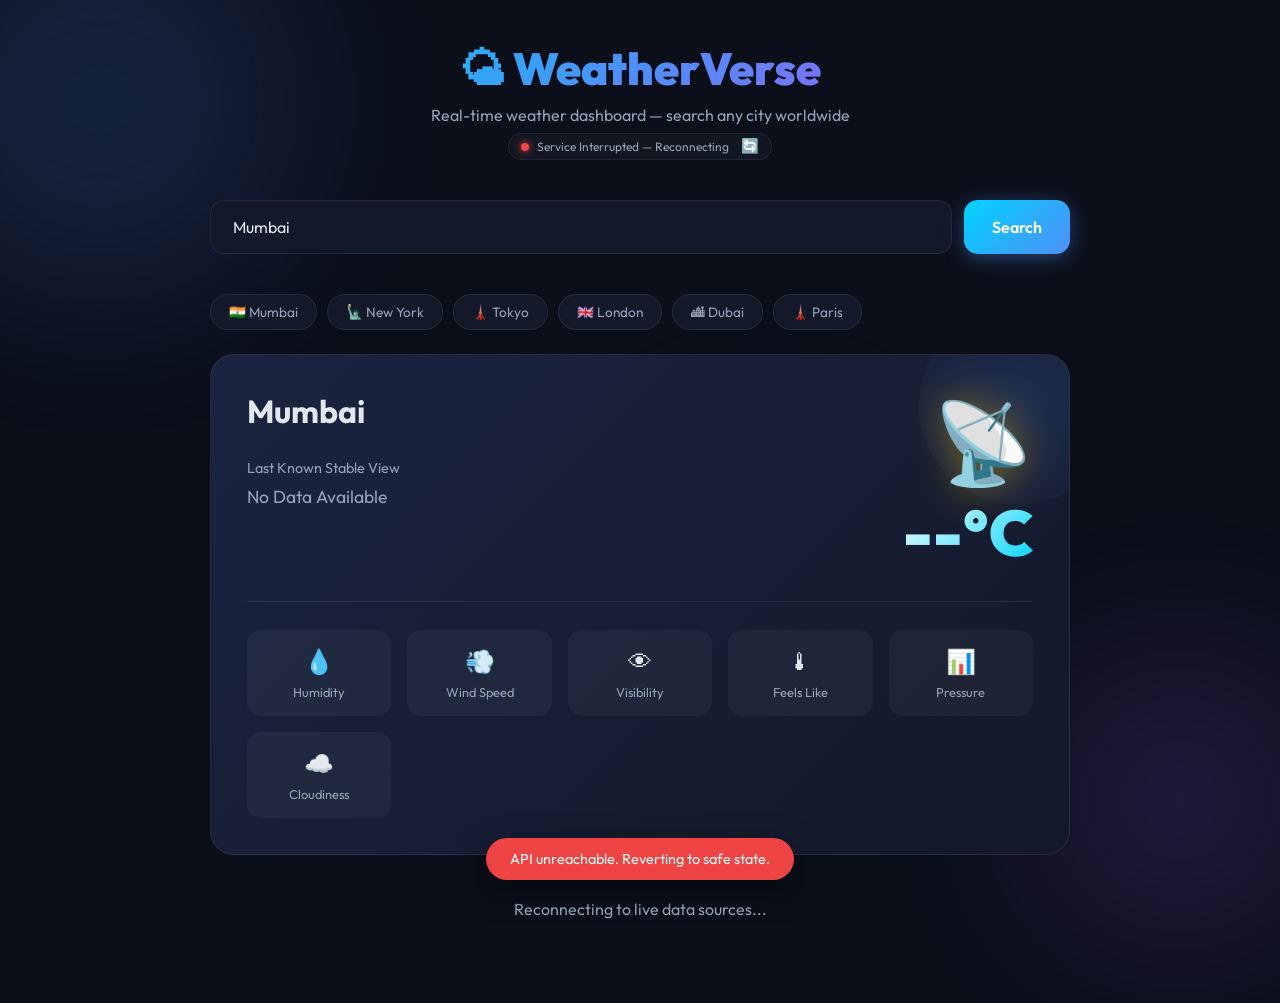
<file: project1-weather/index.html>
<!DOCTYPE html>
<html lang="en">
<head>
  <meta charset="UTF-8" />
  <meta name="viewport" content="width=device-width, initial-scale=1.0" />
  <title>WeatherVerse – Live Weather Dashboard</title>
  <link href="https://fonts.googleapis.com/css2?family=Outfit:wght@300;400;600;700;900&display=swap" rel="stylesheet" />
  <script>
    // 🛡️ SELF-HEALING CORE (In-lined for absolute reliability)
    window.ErrorHandler = {
      fetchWithTimeout: async (url, options = {}, timeout = 8000) => {
        const controller = new AbortController();
        const id = setTimeout(() => controller.abort(), timeout);
        try {
          const response = await fetch(url, { ...options, signal: controller.signal });
          clearTimeout(id);
          return response;
        } catch (error) {
          clearTimeout(id);
          throw error;
        }
      },
      showToast: (msg, type = 'info') => {
        const toast = document.createElement('div');
        toast.style = `position:fixed; bottom:20px; left:50%; transform:translateX(-50%); background:${type==='info'?'#4f8ef7':'#ef4444'}; color:white; padding:12px 24px; border-radius:30px; z-index:9999; font-size:0.9rem; box-shadow:0 10px 30px rgba(0,0,0,0.5); animation: fadeUp 0.3s ease;`;
        toast.textContent = msg;
        document.body.appendChild(toast);
        setTimeout(() => { toast.style.opacity = '0'; setTimeout(() => toast.remove(), 300); }, 3000);
      }
    };
  </script>
  <style>
    *, *::before, *::after { box-sizing: border-box; margin: 0; padding: 0; }
    :root {
      --bg: #0b0f1a;
      --card: #141929;
      --border: rgba(255,255,255,0.07);
      --blue: #4f8ef7;
      --cyan: #00d4ff;
      --purple: #a855f7;
      --text: #e2e8f0;
      --muted: #94a3b8;
    }
    body { font-family: 'Outfit', sans-serif; background: var(--bg); color: var(--text); min-height: 100vh; overflow-x: hidden; }

    /* ANIMATED BG */
    .bg-orbs { position: fixed; inset: 0; z-index: 0; pointer-events: none; }
    .orb { position: absolute; border-radius: 50%; filter: blur(80px); opacity: 0.15; animation: drift 8s ease-in-out infinite; }
    .orb1 { width: 400px; height: 400px; background: var(--blue); top: -100px; left: -100px; animation-delay: 0s; }
    .orb2 { width: 300px; height: 300px; background: var(--purple); bottom: -50px; right: -50px; animation-delay: 3s; }
    .orb3 { width: 250px; height: 250px; background: var(--cyan); top: 50%; left: 50%; animation-delay: 5s; }
    @keyframes drift { 0%,100%{transform:translate(0,0);} 50%{transform:translate(30px,20px);} }

    /* LAYOUT */
    .container { position: relative; z-index: 1; max-width: 900px; margin: 0 auto; padding: 40px 20px; }
    header { text-align: center; margin-bottom: 40px; }
    header h1 { font-size: 2.8rem; font-weight: 900; background: linear-gradient(135deg, var(--cyan), var(--blue), var(--purple)); -webkit-background-clip: text; -webkit-text-fill-color: transparent; background-clip: text; }
    header p { color: var(--muted); margin-top: 8px; font-size: 1rem; }

    /* SEARCH */
    .search-box { display: flex; gap: 12px; margin-bottom: 40px; }
    .search-box input { flex: 1; background: var(--card); border: 1px solid var(--border); border-radius: 14px; padding: 16px 22px; color: var(--text); font-size: 1rem; font-family: inherit; outline: none; transition: border-color 0.3s; }
    .search-box input:focus { border-color: var(--cyan); }
    .search-box input::placeholder { color: var(--muted); }
    .btn { background: linear-gradient(135deg, var(--cyan), var(--blue)); border: none; border-radius: 14px; padding: 16px 28px; color: #fff; font-size: 1rem; font-weight: 600; font-family: inherit; cursor: pointer; transition: transform 0.2s, box-shadow 0.3s; box-shadow: 0 4px 20px rgba(79,142,247,0.4); }
    .btn:hover { transform: translateY(-2px); box-shadow: 0 8px 30px rgba(79,142,247,0.6); }
    .btn:active { transform: translateY(0); }

    /* MAIN WEATHER CARD */
    .weather-main { background: linear-gradient(135deg, #1a2440, #141929); border: 1px solid var(--border); border-radius: 24px; padding: 36px; margin-bottom: 24px; display: none; position: relative; overflow: hidden; }
    .weather-main::before { content:''; position:absolute; top:-50px; right:-50px; width:200px; height:200px; background: radial-gradient(circle, rgba(79,142,247,0.15), transparent); border-radius:50%; }
    .weather-main.show { display: block; animation: fadeUp 0.5s ease; }
    @keyframes fadeUp { from{opacity:0;transform:translateY(20px);}to{opacity:1;transform:translateY(0);} }
    .city-row { display: flex; justify-content: space-between; align-items: flex-start; flex-wrap: wrap; gap: 16px; }
    .city-name { font-size: 2rem; font-weight: 700; }
    .city-date { color: var(--muted); font-size: 0.9rem; margin-top: 4px; }
    .temp-icon { text-align: right; }
    .weather-icon { font-size: 5rem; display: block; filter: drop-shadow(0 0 20px rgba(255,200,0,0.4)); }
    .temperature { font-size: 4rem; font-weight: 900; background: linear-gradient(135deg, #fff, var(--cyan)); -webkit-background-clip: text; -webkit-text-fill-color: transparent; background-clip: text; }
    .weather-desc { color: var(--muted); text-transform: capitalize; font-size: 1.1rem; margin-top: 8px; }
    .divider { height: 1px; background: var(--border); margin: 28px 0; }
    .stats-grid { display: grid; grid-template-columns: repeat(auto-fit, minmax(120px, 1fr)); gap: 16px; }
    .stat { background: rgba(255,255,255,0.04); border-radius: 14px; padding: 16px; text-align: center; }
    .stat-icon { font-size: 1.5rem; margin-bottom: 8px; }
    .stat-value { font-size: 1.2rem; font-weight: 700; color: var(--cyan); }
    .stat-label { font-size: 0.8rem; color: var(--muted); margin-top: 4px; }
    
    /* LIVE BADGE */
    .live-badge {
      display: inline-flex;
      align-items: center;
      gap: 6px;
      background: rgba(16,185,129,0.15);
      color: #10b981;
      padding: 4px 10px;
      border-radius: 20px;
      font-size: 0.7rem;
      font-weight: 700;
      text-transform: uppercase;
      letter-spacing: 1px;
      margin-left: 12px;
      border: 1px solid rgba(16,185,129,0.2);
      vertical-align: middle;
      opacity: 0;
      transition: opacity 0.3s;
    }
    .live-badge.show { opacity: 1; }
    .live-dot {
      width: 6px;
      height: 6px;
      background: #10b981;
      border-radius: 50%;
      box-shadow: 0 0 10px #10b981;
      animation: pulse 2s infinite;
    }
    @keyframes pulse {
      0% { transform: scale(0.9); opacity: 1; box-shadow: 0 0 0 0 rgba(16,185,129,0.7); }
      70% { transform: scale(1.1); opacity: 0.8; box-shadow: 0 0 0 10px rgba(16,185,129,0); }
      100% { transform: scale(0.9); opacity: 1; box-shadow: 0 0 0 0 rgba(16,185,129,0); }
    }

    /* FORECAST */
    .forecast-grid { display: grid; grid-template-columns: repeat(auto-fit, minmax(130px, 1fr)); gap: 16px; margin-bottom: 24px; }
    .forecast-card { background: var(--card); border: 1px solid var(--border); border-radius: 18px; padding: 20px 16px; text-align: center; display: none; transition: transform 0.2s, box-shadow 0.3s; cursor: default; }
    .forecast-card.show { display: block; animation: fadeUp 0.5s ease; }
    .forecast-card:hover { transform: translateY(-4px); box-shadow: 0 10px 30px rgba(79,142,247,0.2); }
    .forecast-day { font-size: 0.85rem; color: var(--muted); margin-bottom: 10px; }
    .forecast-icon { font-size: 2rem; margin-bottom: 10px; }
    .forecast-temp { font-size: 1.2rem; font-weight: 700; color: var(--cyan); }

    /* ERROR / LOADING */
    .message { text-align: center; padding: 30px; color: var(--muted); display: none; }
    .message.show { display: block; }
    .error-msg { color: #f87171; }

    /* POPULAR CITIES */
    .quick-cities { display: flex; flex-wrap: wrap; gap: 10px; margin-bottom: 24px; }
    .quick-btn { background: var(--card); border: 1px solid var(--border); border-radius: 50px; padding: 8px 18px; color: var(--muted); font-size: 0.85rem; font-family: inherit; cursor: pointer; transition: all 0.2s; }
    .quick-btn:hover { border-color: var(--cyan); color: var(--cyan); background: rgba(0,212,255,0.05); }
    @media(max-width:600px){
      .container{padding:20px 12px}
      header h1{font-size:1.8rem}
      .search-box{flex-direction:column}
      .btn{width:100%;padding:14px}
      .stats-grid{grid-template-columns:repeat(2,1fr)}
      .city-row{flex-direction:column;gap:10px}
      .temp-icon{text-align:left}
      .weather-icon{font-size:3.5rem}
      .temperature{font-size:3rem}
      .forecast-grid{grid-template-columns:repeat(2,1fr)}
      .quick-cities{gap:8px}
    }
  </style>
</head>
<body>
  <div class="bg-orbs">
    <div class="orb orb1"></div>
    <div class="orb orb2"></div>
    <div class="orb orb3"></div>
  </div>

  <div class="container">
    <header>
      <h1>🌤 WeatherVerse</h1>
      <p>Real-time weather dashboard — search any city worldwide</p>
      <div id="serviceStatus" style="display:inline-flex; align-items:center; gap:8px; font-size:0.75rem; color:var(--muted); margin-top:8px; background:rgba(255,255,255,0.03); padding:4px 12px; border-radius:20px; border:1px solid var(--border);">
        <span id="statusDot" style="width:8px; height:8px; background:var(--muted); border-radius:50%; transition: all 0.3s;"></span>
        <span id="statusText">Initial Load...</span>
        <button onclick="getWeather()" style="background:none; border:none; color:var(--cyan); cursor:pointer; font-size:0.9rem; padding:0; margin-left:4px; display:inline-flex; align-items:center;" title="Refresh Now">🔄</button>
      </div>
      <p id="syncTime" style="font-size: 0.7rem; color: var(--muted); margin-top: 4px;"></p>
    </header>

    <div class="search-box">
      <input type="text" id="cityInput" placeholder="Search city... e.g. Mumbai, Tokyo, London" />
      <button class="btn" onclick="getWeather()">Search</button>
    </div>

    <div class="quick-cities">
      <button class="quick-btn" onclick="quickCity('Mumbai')">🇮🇳 Mumbai</button>
      <button class="quick-btn" onclick="quickCity('New York')">🗽 New York</button>
      <button class="quick-btn" onclick="quickCity('Tokyo')">🗼 Tokyo</button>
      <button class="quick-btn" onclick="quickCity('London')">🇬🇧 London</button>
      <button class="quick-btn" onclick="quickCity('Dubai')">🏙 Dubai</button>
      <button class="quick-btn" onclick="quickCity('Paris')">🗼 Paris</button>
    </div>

    <div class="message" id="loading">⏳ Fetching weather data...</div>
    <div class="message error-msg" id="error"></div>

    <div class="weather-main" id="mainCard">
      <div class="city-row">
        <div>
          <div class="city-name" id="cityName"></div>
          <span id="liveBadge" class="live-badge"><span class="live-dot"></span>Live</span>
          <div class="city-date" id="cityDate"></div>
          <div class="weather-desc" id="weatherDesc"></div>
        </div>
        <div class="temp-icon">
          <span class="weather-icon" id="weatherIcon"></span>
          <span class="temperature" id="temperature"></span>
        </div>
      </div>
      <div class="divider"></div>
      <div class="stats-grid">
        <div class="stat">
          <div class="stat-icon">💧</div>
          <div class="stat-value" id="humidity"></div>
          <div class="stat-label">Humidity</div>
        </div>
        <div class="stat">
          <div class="stat-icon">💨</div>
          <div class="stat-value" id="wind"></div>
          <div class="stat-label">Wind Speed</div>
        </div>
        <div class="stat">
          <div class="stat-icon">👁</div>
          <div class="stat-value" id="visibility"></div>
          <div class="stat-label">Visibility</div>
        </div>
        <div class="stat">
          <div class="stat-icon">🌡</div>
          <div class="stat-value" id="feelsLike"></div>
          <div class="stat-label">Feels Like</div>
        </div>
        <div class="stat">
          <div class="stat-icon">📊</div>
          <div class="stat-value" id="pressure"></div>
          <div class="stat-label">Pressure</div>
        </div>
        <div class="stat">
          <div class="stat-icon">☁️</div>
          <div class="stat-value" id="clouds"></div>
          <div class="stat-label">Cloudiness</div>
        </div>
      </div>
    </div>

    <div class="forecast-grid" id="forecastGrid"></div>
  </div>

  <script>
    // 🌍 NO API KEY NEEDED! Open-Meteo is 100% free forever.
    
    function quickCity(city) {
      document.getElementById('cityInput').value = city;
      getWeather();
    }

    document.getElementById('cityInput').addEventListener('keydown', e => {
      if (e.key === 'Enter') getWeather();
    });

    // WMO Weather interpretation codes
    window.getWeatherInfo = function(code) {
      if (code === 0) return { i: '☀️', d: 'Clear sky' };
      if (code === 1 || code === 2) return { i: '🌤', d: 'Partly cloudy' };
      if (code === 3) return { i: '☁️', d: 'Overcast' };
      if (code >= 40 && code < 50) return { i: '🌫', d: 'Foggy' };
      if (code >= 51 && code < 60) return { i: '🌧', d: 'Drizzle' };
      if (code >= 60 && code < 70) return { i: '🌧', d: 'Rain' };
      if (code >= 70 && code < 80) return { i: '❄️', d: 'Snow' };
      if (code >= 80 && code < 95) return { i: '🌧', d: 'Showers' };
      if (code >= 95) return { i: '⛈', d: 'Thunderstorm' };
      return { i: '☁️', d: 'Unknown' };
    };

    const days = ['Sun', 'Mon', 'Tue', 'Wed', 'Thu', 'Fri', 'Sat'];

    async function getWeather() {
      const city = document.getElementById('cityInput').value.trim();
      if (!city) return;

      document.getElementById('mainCard').classList.remove('show');
      document.getElementById('forecastGrid').innerHTML = '';
      document.getElementById('loading').classList.add('show');
      document.getElementById('error').classList.remove('show');

      try {
        // Step 1: Geocoding (with Timeout & Fallback)
        let loc;
        try {
          const geoRes = await window.ErrorHandler.fetchWithTimeout(`https://geocoding-api.open-meteo.com/v1/search?name=${encodeURIComponent(city)}&count=1&language=en&format=json`);
          const geoData = await geoRes.json();
          if (!geoData.results || geoData.results.length === 0) throw new Error('Not found');
          loc = geoData.results[0];
        } catch (e) {
          console.warn('Primary geocoding failed, trying fallback...');
          // Fallback geocoding (Nominatim - OSM)
          const fallRes = await window.ErrorHandler.fetchWithTimeout(`https://nominatim.openstreetmap.org/search?q=${encodeURIComponent(city)}&format=json&limit=1`);
          const fallData = await fallRes.json();
          if (!fallData || fallData.length === 0) {
            showError(`City "${city}" not found.`);
            document.getElementById('loading').classList.remove('show');
            return;
          }
          loc = { name: fallData[0].display_name.split(',')[0], latitude: fallData[0].lat, longitude: fallData[0].lon, country_code: '' };
        }

        const lat = loc.latitude;
        const lon = loc.longitude;

        // Step 2: Fetch actual weather (with Timeout)
        const weatherUrl = `https://api.open-meteo.com/v1/forecast?latitude=${lat}&longitude=${lon}&current=temperature_2m,relative_humidity_2m,apparent_temperature,precipitation,weather_code,wind_speed_10m,surface_pressure,cloud_cover&hourly=temperature_2m,weather_code&timezone=auto`;
        const weatherRes = await window.ErrorHandler.fetchWithTimeout(weatherUrl);
        const data = await weatherRes.json();
        
        document.getElementById('loading').classList.remove('show');
        renderWeather(data, loc);
        updateStatus('online', 'Live Updates Active');
        
        // Update Sync Label
        const syncEl = document.getElementById('syncTime');
        if(syncEl) syncEl.textContent = `Last Synced: ${new Date().toLocaleTimeString()}`;

        const cacheData = { data, loc, timestamp: Date.now() };
        localStorage.setItem(`weather_${city.toLowerCase()}`, JSON.stringify(cacheData));
        localStorage.setItem('lastCity', city);

      } catch (err) {
        document.getElementById('loading').classList.remove('show');
        console.warn('Primary API failed, attempting failover.', err);
        
        try {
          const cached = localStorage.getItem(`weather_${city.toLowerCase()}`);
          if (cached) {
            const { data, loc, timestamp } = JSON.parse(cached);
            const age = (Date.now() - timestamp) / 1000 / 60; 
            renderWeather(data, loc);
            updateStatus('offline', `Showing Cached Data (${Math.round(age)} min old)`);
            if (window.ErrorHandler) window.ErrorHandler.showToast('Reconnecting... Showing cached data', 'info');
            return;
          }
        } catch (e) {
          console.error('LocalStorage access failed', e);
        }
        
        updateStatus('error', 'Service Interrupted — Reconnecting');
        if (window.ErrorHandler) window.ErrorHandler.showToast('API unreachable. Reverting to safe state.', 'error');
        showSafeState(city);
      }
    }

    function updateStatus(state, text) {
      const dot = document.getElementById('statusDot');
      const txt = document.getElementById('statusText');
      if (!dot || !txt) return;

      txt.textContent = text;
      if (state === 'online') {
        dot.style.background = '#10b981';
        dot.style.boxShadow = '0 0 8px #10b981';
      } else if (state === 'offline') {
        dot.style.background = '#f59e0b';
        dot.style.boxShadow = '0 0 8px #f59e0b';
      } else {
        dot.style.background = '#ef4444';
        dot.style.boxShadow = '0 0 8px #ef4444';
      }
    }

    function renderWeather(data, loc) {
      const info = window.getWeatherInfo(data.current.weather_code);
      document.getElementById('cityName').textContent = `${loc.name}, ${loc.country_code || '??'}`;
      document.getElementById('cityDate').textContent = new Date().toUTCString().replace(' GMT','');
      document.getElementById('weatherDesc').textContent = info.d;
      document.getElementById('weatherIcon').textContent = info.i;
      
      document.getElementById('temperature').textContent = `${Math.round(data.current.temperature_2m)}°C`;
      document.getElementById('humidity').textContent = `${data.current.relative_humidity_2m}%`;
      document.getElementById('wind').textContent = `${data.current.wind_speed_10m} km/h`;
      document.getElementById('visibility').textContent = `${data.current.precipitation} mm`;
      document.getElementById('visibility').previousElementSibling.textContent = 'Visibility / Rain';
      document.getElementById('feelsLike').textContent = `${Math.round(data.current.apparent_temperature)}°C`;
      document.getElementById('pressure').textContent = `${data.current.surface_pressure} hPa`;
      document.getElementById('mainCard').classList.add('show');
      if(document.getElementById('liveBadge')) document.getElementById('liveBadge').classList.add('show');

      const grid = document.getElementById('forecastGrid');
      grid.innerHTML = '';
      let startIdx = 0;
      for(let i=0; i<data.hourly.time.length; i++) {
        if(new Date(data.hourly.time[i]).getTime() > Date.now()) {
          startIdx = i;
          break;
        }
      }
      for (let j=0; j<5; j++) {
        const hIdx = startIdx + (j*3);
        if(hIdx >= data.hourly.time.length) break;
        const dt = new Date(data.hourly.time[hIdx]);
        const code = data.hourly.weather_code[hIdx];
        const temp = data.hourly.temperature_2m[hIdx];
        const inf = window.getWeatherInfo(code);
        const card = document.createElement('div');
        card.className = 'forecast-card show';
        card.innerHTML = `
          <div class="forecast-day">${days[dt.getDay()]} ${dt.getHours()}:00</div>
          <div class="forecast-icon">${inf.i}</div>
          <div class="forecast-temp">${Math.round(temp)}°C</div>
          <div style="font-size:0.75rem;color:var(--muted);margin-top:4px;">${inf.d}</div>
        `;
        grid.appendChild(card);
      }
    }

    function showSafeState(city) {
      document.getElementById('error').classList.remove('show');
      
      // Load from global defaults if no specific city cache exists
      document.getElementById('cityName').textContent = city || 'Location Pending';
      document.getElementById('cityDate').textContent = 'Last Known Stable View';
      const info = window.getWeatherInfo(1); // Partly cloudy
      document.getElementById('weatherDesc').textContent = 'No data available';
      document.getElementById('weatherIcon').textContent = '📡';
      
      document.getElementById('temperature').textContent = `--°C`;
      document.getElementById('mainCard').classList.add('show');
      if(document.getElementById('liveBadge')) document.getElementById('liveBadge').classList.remove('show');

      const grid = document.getElementById('forecastGrid');
      grid.innerHTML = '<div style="color:var(--muted); padding:20px; text-align:center; width:100%;">Reconnecting to live data sources...</div>';
    }

    function showError(msg) {
      const el = document.getElementById('error');
      el.textContent = '⚠️ ' + msg;
      el.classList.add('show');
    }

    // Load last city or default
    const lastCity = localStorage.getItem('lastCity') || 'Mumbai';
    quickCity(lastCity);

    // Auto-refresh every 10 minutes
    setInterval(() => {
      const city = document.getElementById('cityInput').value.trim();
      if (city) getWeather();
    }, 600000);
  </script>
</body>
</html>
</file>
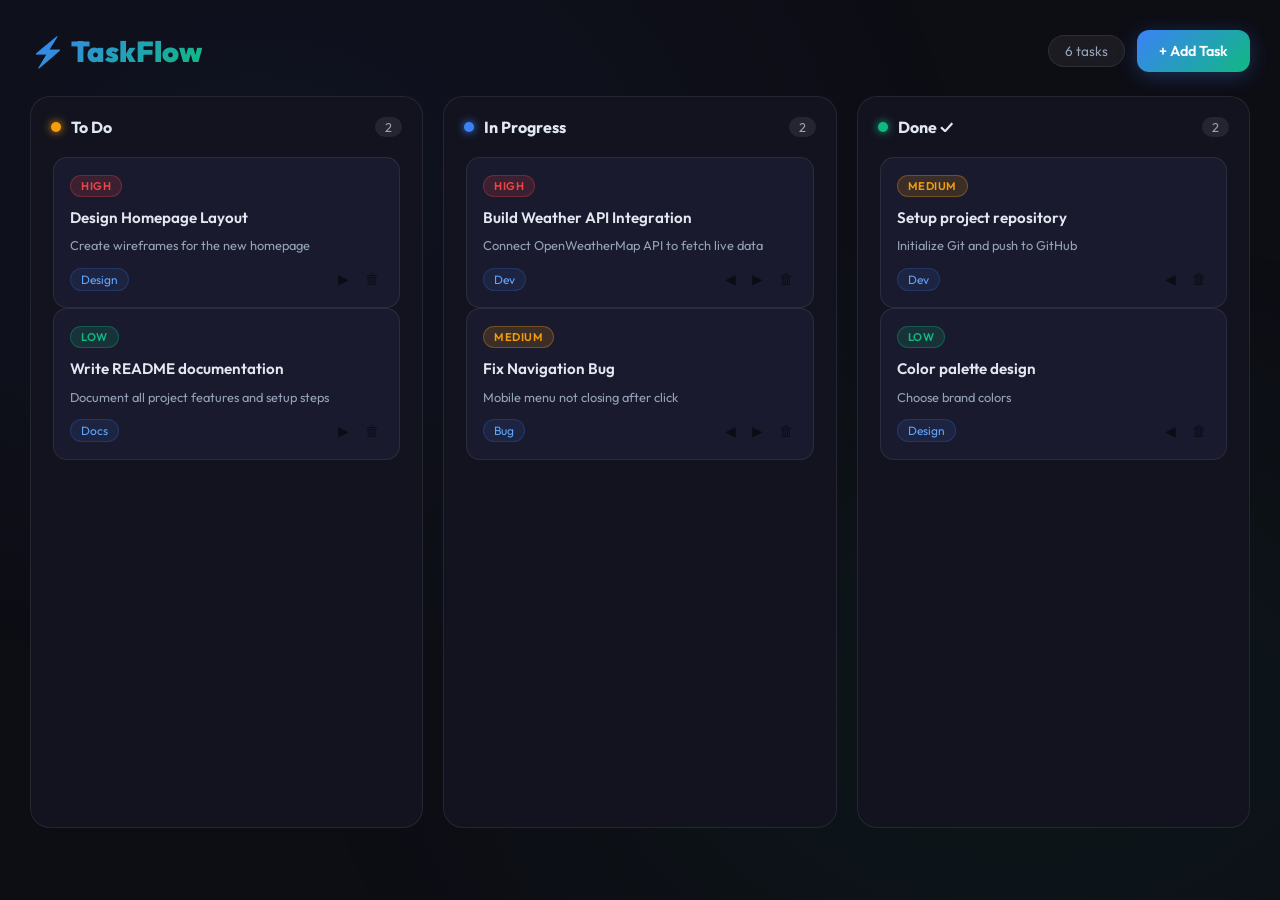
<file: project2-taskmanager/index.html>
<!DOCTYPE html>
<html lang="en">
<head>
  <meta charset="UTF-8" />
  <meta name="viewport" content="width=device-width, initial-scale=1.0" />
  <title>TaskFlow – Kanban Board</title>
  <link href="https://fonts.googleapis.com/css2?family=Outfit:wght@300;400;600;700;900&display=swap" rel="stylesheet" />
  <script src="../../shared/error-handler.js"></script>
  <style>
    *, *::before, *::after { box-sizing: border-box; margin: 0; padding: 0; }
    :root {
      --bg: #0d0d14;
      --col: #13131f;
      --card: #1a1a2e;
      --border: rgba(255,255,255,0.08);
      --todo: #f59e0b;
      --progress: #3b82f6;
      --done: #10b981;
      --text: #e2e8f0;
      --muted: #94a3b8;
    }
    body { font-family: 'Outfit', sans-serif; background: var(--bg); color: var(--text); min-height: 100vh; overflow-x: hidden; }

    /* BG */
    body::before { content:''; position:fixed; inset:0; background: radial-gradient(ellipse at 20% 20%, rgba(59,130,246,0.06) 0%, transparent 50%), radial-gradient(ellipse at 80% 80%, rgba(16,185,129,0.06) 0%, transparent 50%); z-index:0; pointer-events:none; }

    header { position: relative; z-index:1; padding: 30px 30px 0; display: flex; justify-content: space-between; align-items: center; flex-wrap: wrap; gap: 16px; }
    .logo { font-size: 1.8rem; font-weight: 900; background: linear-gradient(135deg, #3b82f6, #10b981); -webkit-background-clip: text; -webkit-text-fill-color: transparent; background-clip: text; }
    .header-right { display: flex; gap: 12px; align-items: center; }
    .badge { background: rgba(255,255,255,0.06); border: 1px solid var(--border); border-radius: 50px; padding: 6px 16px; font-size: 0.85rem; color: var(--muted); }
    .add-task-btn { background: linear-gradient(135deg, #3b82f6, #10b981); border: none; border-radius: 12px; padding: 12px 22px; color: #fff; font-size: 0.9rem; font-weight: 600; font-family: inherit; cursor: pointer; transition: transform 0.2s, box-shadow 0.3s; box-shadow: 0 4px 20px rgba(59,130,246,0.3); }
    .add-task-btn:hover { transform: translateY(-2px); box-shadow: 0 8px 30px rgba(59,130,246,0.5); }

    /* BOARD */
    .board { position: relative; z-index:1; display: grid; grid-template-columns: repeat(auto-fit, minmax(300px, 1fr)); gap: 20px; padding: 24px 30px; min-height: calc(100vh - 120px); }
    .column { background: var(--col); border: 1px solid var(--border); border-radius: 20px; padding: 20px; display: flex; flex-direction: column; gap: 14px; min-height: 200px; }
    .col-header { display: flex; justify-content: space-between; align-items: center; margin-bottom: 4px; }
    .col-title { font-size: 1rem; font-weight: 700; display: flex; align-items: center; gap: 10px; }
    .col-dot { width: 10px; height: 10px; border-radius: 50%; }
    .dot-todo { background: var(--todo); box-shadow: 0 0 8px var(--todo); }
    .dot-progress { background: var(--progress); box-shadow: 0 0 8px var(--progress); }
    .dot-done { background: var(--done); box-shadow: 0 0 8px var(--done); }
    .col-count { background: rgba(255,255,255,0.08); border-radius: 50px; padding: 2px 10px; font-size: 0.8rem; color: var(--muted); }
    .drop-zone { flex: 1; min-height: 60px; border-radius: 12px; border: 2px dashed transparent; transition: border-color 0.2s, background 0.2s; }
    .drop-zone.drag-over { border-color: var(--progress); background: rgba(59,130,246,0.05); }

    /* TASK CARD */
    .task-card { background: var(--card); border: 1px solid var(--border); border-radius: 14px; padding: 16px; cursor: grab; transition: transform 0.2s, box-shadow 0.3s; position: relative; }
    .task-card:hover { transform: translateY(-3px); box-shadow: 0 10px 30px rgba(0,0,0,0.3); }
    .task-card.dragging { opacity: 0.4; transform: rotate(3deg); cursor: grabbing; }
    .task-priority { display: inline-block; font-size: 0.7rem; font-weight: 600; padding: 3px 10px; border-radius: 50px; margin-bottom: 10px; text-transform: uppercase; letter-spacing: 0.5px; }
    .p-high { background: rgba(239,68,68,0.15); color: #ef4444; border: 1px solid rgba(239,68,68,0.3); }
    .p-medium { background: rgba(245,158,11,0.15); color: #f59e0b; border: 1px solid rgba(245,158,11,0.3); }
    .p-low { background: rgba(16,185,129,0.15); color: #10b981; border: 1px solid rgba(16,185,129,0.3); }
    .task-title { font-size: 0.95rem; font-weight: 600; margin-bottom: 8px; line-height: 1.4; }
    .task-desc { font-size: 0.8rem; color: var(--muted); margin-bottom: 12px; line-height: 1.5; }
    .task-footer { display: flex; justify-content: space-between; align-items: center; }
    .task-tag { background: rgba(59,130,246,0.1); color: #60a5fa; font-size: 0.75rem; padding: 3px 10px; border-radius: 50px; border: 1px solid rgba(59,130,246,0.2); }
    .task-actions { display: flex; gap: 8px; }
    .task-btn { background: none; border: none; cursor: pointer; font-size: 0.9rem; opacity: 0.5; transition: opacity 0.2s; padding: 4px; border-radius: 6px; }
    .task-btn:hover { opacity: 1; background: rgba(255,255,255,0.08); }

    /* MODAL */
    .modal-overlay { position: fixed; inset:0; background: rgba(0,0,0,0.7); backdrop-filter: blur(8px); z-index: 100; display: none; justify-content: center; align-items: center; }
    .modal-overlay.open { display: flex; animation: fadeIn 0.2s ease; }
    @keyframes fadeIn { from{opacity:0;} to{opacity:1;} }
    .modal { background: #1a1a2e; border: 1px solid rgba(255,255,255,0.1); border-radius: 24px; padding: 32px; width: 100%; max-width: 480px; margin: 20px; animation: slideUp 0.3s ease; }
    @keyframes slideUp { from{transform:translateY(30px);opacity:0;} to{transform:translateY(0);opacity:1;} }
    .modal h2 { font-size: 1.4rem; font-weight: 700; margin-bottom: 24px; }
    .form-group { margin-bottom: 18px; }
    .form-group label { display: block; font-size: 0.85rem; color: var(--muted); margin-bottom: 8px; font-weight: 600; }
    .form-control { width: 100%; background: rgba(255,255,255,0.05); border: 1px solid var(--border); border-radius: 12px; padding: 12px 16px; color: var(--text); font-size: 0.9rem; font-family: inherit; outline: none; transition: border-color 0.3s; resize: vertical; }
    .form-control:focus { border-color: #3b82f6; }
    .form-row { display: grid; grid-template-columns: 1fr 1fr; gap: 14px; }
    .modal-actions { display: flex; gap: 12px; margin-top: 24px; }
    .btn-cancel { flex:1; background: rgba(255,255,255,0.06); border: 1px solid var(--border); border-radius: 12px; padding: 12px; color: var(--muted); font-family: inherit; font-size: 0.9rem; cursor: pointer; transition: background 0.2s; }
    .btn-cancel:hover { background: rgba(255,255,255,0.1); }
    .btn-save { flex:2; background: linear-gradient(135deg, #3b82f6, #10b981); border: none; border-radius: 12px; padding: 12px; color: #fff; font-family: inherit; font-size: 0.9rem; font-weight: 600; cursor: pointer; transition: transform 0.2s; }
    .btn-save:hover { transform: translateY(-1px); }
    @media(max-width:600px){
      header{padding:20px 16px 0}
      .logo{font-size:1.4rem}
      .board{grid-template-columns:1fr!important;padding:16px;gap:16px}
      .column{min-height:120px}
      .modal{padding:20px 16px}
      .form-row{grid-template-columns:1fr!important}
    }
  </style>
</head>
<body>

<header>
  <div class="logo">⚡ TaskFlow</div>
  <div class="header-right">
    <div class="badge" id="totalBadge">0 tasks</div>
    <button class="add-task-btn" onclick="openModal()">+ Add Task</button>
  </div>
</header>

<div class="board">
  <div class="column">
    <div class="col-header">
      <div class="col-title"><span class="col-dot dot-todo"></span>To Do</div>
      <div class="col-count" id="todoCount">0</div>
    </div>
    <div class="drop-zone" id="todo" ondragover="dragOver(event)" ondrop="drop(event,'todo')" ondragleave="dragLeave(event)"></div>
  </div>
  <div class="column">
    <div class="col-header">
      <div class="col-title"><span class="col-dot dot-progress"></span>In Progress</div>
      <div class="col-count" id="progressCount">0</div>
    </div>
    <div class="drop-zone" id="progress" ondragover="dragOver(event)" ondrop="drop(event,'progress')" ondragleave="dragLeave(event)"></div>
  </div>
  <div class="column">
    <div class="col-header">
      <div class="col-title"><span class="col-dot dot-done"></span>Done ✓</div>
      <div class="col-count" id="doneCount">0</div>
    </div>
    <div class="drop-zone" id="done" ondragover="dragOver(event)" ondrop="drop(event,'done')" ondragleave="dragLeave(event)"></div>
  </div>
</div>

<!-- MODAL -->
<div class="modal-overlay" id="modalOverlay">
  <div class="modal">
    <h2>✨ New Task</h2>
    <div class="form-group">
      <label>Task Title *</label>
      <input class="form-control" id="taskTitle" placeholder="What needs to be done?" />
    </div>
    <div class="form-group">
      <label>Description</label>
      <textarea class="form-control" id="taskDesc" rows="3" placeholder="Add some details..."></textarea>
    </div>
    <div class="form-row">
      <div class="form-group">
        <label>Priority</label>
        <select class="form-control" id="taskPriority">
          <option value="high">🔴 High</option>
          <option value="medium" selected>🟡 Medium</option>
          <option value="low">🟢 Low</option>
        </select>
      </div>
      <div class="form-group">
        <label>Tag</label>
        <input class="form-control" id="taskTag" placeholder="e.g. Design, Dev" />
      </div>
    </div>
    <div class="modal-actions">
      <button class="btn-cancel" onclick="closeModal()">Cancel</button>
      <button class="btn-save" onclick="addTask()">Add Task</button>
    </div>
  </div>
</div>

<script>
  let tasks = [];
  try {
    tasks = JSON.parse(localStorage.getItem('taskflow') || '[]');
  } catch (e) {
    console.error('Storage access failed', e);
    if (window.ErrorHandler) window.ErrorHandler.showToast('Could not load saved tasks. Using defaults.', 'info');
  }
  let draggedId = null;

  const defaultTasks = [
    { id: 1, title: 'Design Homepage Layout', desc: 'Create wireframes for the new homepage', priority: 'high', tag: 'Design', status: 'todo' },
    { id: 2, title: 'Build Weather API Integration', desc: 'Connect OpenWeatherMap API to fetch live data', priority: 'high', tag: 'Dev', status: 'progress' },
    { id: 3, title: 'Fix Navigation Bug', desc: 'Mobile menu not closing after click', priority: 'medium', tag: 'Bug', status: 'progress' },
    { id: 4, title: 'Write README documentation', desc: 'Document all project features and setup steps', priority: 'low', tag: 'Docs', status: 'todo' },
    { id: 5, title: 'Setup project repository', desc: 'Initialize Git and push to GitHub', priority: 'medium', tag: 'Dev', status: 'done' },
    { id: 6, title: 'Color palette design', desc: 'Choose brand colors', priority: 'low', tag: 'Design', status: 'done' },
  ];

  if (tasks.length === 0) { tasks = defaultTasks; save(); }

  function save() { 
    try {
      localStorage.setItem('taskflow', JSON.stringify(tasks)); 
    } catch (e) {
      console.warn('Could not save tasks', e);
      if (window.ErrorHandler) window.ErrorHandler.showToast('Storage full or disabled. Changes won\'t persist.', 'info');
    }
  }

  function render() {
    ['todo', 'progress', 'done'].forEach(status => {
      const zone = document.getElementById(status);
      zone.innerHTML = '';
      const filtered = tasks.filter(t => t.status === status);
      filtered.forEach(task => {
        const card = document.createElement('div');
        card.className = 'task-card';
        card.draggable = true;
        card.dataset.id = task.id;
        card.innerHTML = `
          <div class="task-priority p-${task.priority}">${task.priority}</div>
          <div class="task-title">${task.title}</div>
          ${task.desc ? `<div class="task-desc">${task.desc}</div>` : ''}
          <div class="task-footer">
            <span class="task-tag">${task.tag || 'General'}</span>
            <div class="task-actions">
              ${status !== 'todo' ? `<button class="task-btn" onclick="moveTask(${task.id}, '${status === 'done' ? 'progress' : 'todo'}')" title="Move Left">◀</button>` : ''}
              ${status !== 'done' ? `<button class="task-btn" onclick="moveTask(${task.id}, '${status === 'todo' ? 'progress' : 'done'}')" title="Move Right">▶</button>` : ''}
              <button class="task-btn" onclick="deleteTask(${task.id})" title="Delete">🗑</button>
            </div>
          </div>
        `;
        card.addEventListener('dragstart', () => { draggedId = task.id; card.classList.add('dragging'); });
        card.addEventListener('dragend', () => { card.classList.remove('dragging'); });
        zone.appendChild(card);
      });
      document.getElementById(status === 'todo' ? 'todoCount' : status === 'progress' ? 'progressCount' : 'doneCount').textContent = filtered.length;
    });
    document.getElementById('totalBadge').textContent = `${tasks.length} tasks`;
  }

  function dragOver(e) { e.preventDefault(); e.currentTarget.classList.add('drag-over'); }
  function dragLeave(e) { e.currentTarget.classList.remove('drag-over'); }
  function drop(e, status) {
    e.preventDefault(); e.currentTarget.classList.remove('drag-over');
    if (draggedId) { moveTask(draggedId, status); }
  }

  function moveTask(id, newStatus) {
    const task = tasks.find(t => t.id === id);
    if (task) { task.status = newStatus; save(); render(); }
  }

  function openModal() { document.getElementById('modalOverlay').classList.add('open'); document.getElementById('taskTitle').focus(); }
  function closeModal() { document.getElementById('modalOverlay').classList.remove('open'); document.getElementById('taskTitle').value = ''; document.getElementById('taskDesc').value = ''; document.getElementById('taskTag').value = ''; }

  function addTask() {
    const title = document.getElementById('taskTitle').value.trim();
    if (!title) { alert('Please enter a task title!'); return; }
    const task = {
      id: Date.now(),
      title,
      desc: document.getElementById('taskDesc').value.trim(),
      priority: document.getElementById('taskPriority').value,
      tag: document.getElementById('taskTag').value.trim() || 'General',
      status: 'todo'
    };
    tasks.push(task); save(); render(); closeModal();
  }

  function deleteTask(id) {
    if (confirm('Delete this task?')) { tasks = tasks.filter(t => t.id !== id); save(); render(); }
  }

  document.getElementById('modalOverlay').addEventListener('click', e => { if (e.target === e.currentTarget) closeModal(); });

  render();
</script>
</body>
</html>
</file>
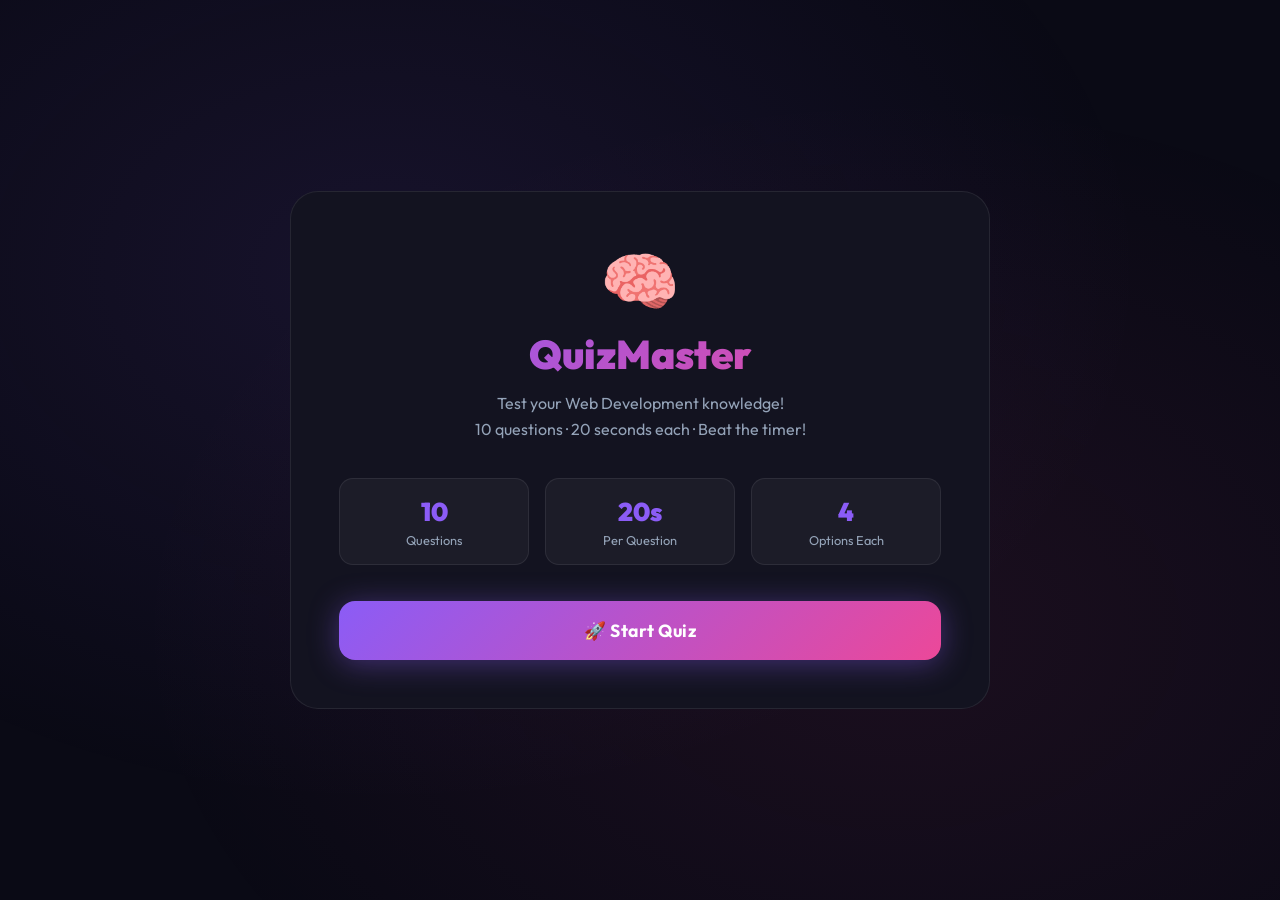
<file: project3-quiz/index.html>
<!DOCTYPE html>
<html lang="en">
<head>
  <meta charset="UTF-8" />
  <meta name="viewport" content="width=device-width, initial-scale=1.0" />
  <title>QuizMaster – Web Dev Quiz Game</title>
  <link href="https://fonts.googleapis.com/css2?family=Outfit:wght@300;400;600;700;900&display=swap" rel="stylesheet" />
  <script src="../../shared/error-handler.js"></script>
  <style>
    *, *::before, *::after { box-sizing: border-box; margin: 0; padding: 0; }
    :root {
      --bg: #0a0a15;
      --card: #131320;
      --border: rgba(255,255,255,0.08);
      --purple: #8b5cf6;
      --pink: #ec4899;
      --cyan: #06b6d4;
      --green: #10b981;
      --red: #ef4444;
      --text: #e2e8f0;
      --muted: #94a3b8;
    }
    body { font-family: 'Outfit', sans-serif; background: var(--bg); color: var(--text); min-height: 100vh; display: flex; align-items: center; justify-content: center; padding: 20px; overflow-x: hidden; }
    body::before { content:''; position:fixed; inset:0; background: radial-gradient(ellipse at 30% 30%, rgba(139,92,246,0.1) 0%, transparent 60%), radial-gradient(ellipse at 70% 70%, rgba(236,72,153,0.08) 0%, transparent 60%); pointer-events:none; z-index:0; }

    .game-wrap { position: relative; z-index:1; width: 100%; max-width: 700px; }

    /* SCREENS */
    .screen { display: none; }
    .screen.active { display: block; animation: fadeUp 0.5s ease; }
    @keyframes fadeUp { from{opacity:0;transform:translateY(24px);}to{opacity:1;transform:translateY(0);} }

    /* START SCREEN */
    .start-card { background: var(--card); border: 1px solid var(--border); border-radius: 28px; padding: 48px; text-align: center; }
    .game-logo { font-size: 4rem; margin-bottom: 8px; }
    .start-title { font-size: 2.5rem; font-weight: 900; background: linear-gradient(135deg, var(--purple), var(--pink)); -webkit-background-clip: text; -webkit-text-fill-color: transparent; background-clip: text; margin-bottom: 12px; }
    .start-sub { color: var(--muted); font-size: 1rem; margin-bottom: 36px; line-height: 1.6; }
    .start-stats { display: grid; grid-template-columns: repeat(3,1fr); gap: 16px; margin-bottom: 36px; }
    .start-stat { background: rgba(255,255,255,0.04); border: 1px solid var(--border); border-radius: 14px; padding: 16px; }
    .start-stat .num { font-size: 1.6rem; font-weight: 900; color: var(--purple); }
    .start-stat .lbl { font-size: 0.8rem; color: var(--muted); margin-top: 4px; }
    .btn-start { width: 100%; background: linear-gradient(135deg, var(--purple), var(--pink)); border: none; border-radius: 16px; padding: 18px; color: #fff; font-size: 1.1rem; font-weight: 700; font-family: inherit; cursor: pointer; transition: transform 0.2s, box-shadow 0.3s; box-shadow: 0 4px 30px rgba(139,92,246,0.4); letter-spacing: 0.5px; }
    .btn-start:hover { transform: translateY(-3px); box-shadow: 0 10px 40px rgba(139,92,246,0.6); }

    /* QUIZ SCREEN */
    .quiz-header { display: flex; justify-content: space-between; align-items: center; margin-bottom: 20px; flex-wrap: wrap; gap: 12px; }
    .progress-wrap { flex: 1; }
    .progress-label { font-size: 0.85rem; color: var(--muted); margin-bottom: 8px; }
    .progress-bar { height: 6px; background: rgba(255,255,255,0.08); border-radius: 50px; overflow: hidden; }
    .progress-fill { height: 100%; background: linear-gradient(90deg, var(--purple), var(--pink)); border-radius: 50px; transition: width 0.5s ease; }
    .score-badge { background: rgba(139,92,246,0.15); border: 1px solid rgba(139,92,246,0.3); border-radius: 50px; padding: 8px 20px; font-size: 0.9rem; font-weight: 700; color: var(--purple); white-space: nowrap; }
    .timer-badge { background: rgba(6,182,212,0.15); border: 1px solid rgba(6,182,212,0.3); border-radius: 50px; padding: 8px 20px; font-size: 0.9rem; font-weight: 700; color: var(--cyan); white-space: nowrap; }
    .timer-badge.urgent { background: rgba(239,68,68,0.15); border-color: rgba(239,68,68,0.3); color: var(--red); animation: pulse 0.5s ease infinite; }
    @keyframes pulse { 0%,100%{transform:scale(1);}50%{transform:scale(1.05);} }

    .question-card { background: var(--card); border: 1px solid var(--border); border-radius: 24px; padding: 36px; margin-bottom: 20px; }
    .q-category { font-size: 0.8rem; color: var(--purple); font-weight: 600; text-transform: uppercase; letter-spacing: 1px; margin-bottom: 16px; display: flex; align-items: center; gap: 8px; }
    .q-text { font-size: 1.25rem; font-weight: 600; line-height: 1.5; }

    .options-grid { display: grid; grid-template-columns: 1fr 1fr; gap: 12px; }
    .option-btn { background: var(--card); border: 1.5px solid var(--border); border-radius: 16px; padding: 18px 20px; color: var(--text); font-size: 0.95rem; font-family: inherit; cursor: pointer; text-align: left; transition: all 0.25s; display: flex; align-items: center; gap: 12px; font-weight: 500; }
    .option-btn:hover:not(:disabled) { border-color: var(--purple); background: rgba(139,92,246,0.08); transform: translateY(-2px); }
    .option-btn.correct { background: rgba(16,185,129,0.15); border-color: var(--green); color: var(--green); }
    .option-btn.wrong { background: rgba(239,68,68,0.12); border-color: var(--red); color: var(--red); }
    .option-btn:disabled { cursor: default; }
    .opt-num { width: 28px; height: 28px; border-radius: 8px; background: rgba(255,255,255,0.06); display: flex; align-items: center; justify-content: center; font-size: 0.8rem; font-weight: 700; flex-shrink: 0; }

    /* RESULT */
    .result-card { background: var(--card); border: 1px solid var(--border); border-radius: 28px; padding: 48px; text-align: center; }
    .result-emoji { font-size: 5rem; margin-bottom: 16px; display: block; }
    .result-title { font-size: 2.2rem; font-weight: 900; margin-bottom: 8px; }
    .result-sub { color: var(--muted); margin-bottom: 32px; }
    .final-score { font-size: 4rem; font-weight: 900; background: linear-gradient(135deg, var(--purple), var(--pink)); -webkit-background-clip: text; -webkit-text-fill-color: transparent; background-clip: text; margin-bottom: 32px; }
    .result-stats { display: grid; grid-template-columns: repeat(3,1fr); gap: 14px; margin-bottom: 36px; }
    .r-stat { background: rgba(255,255,255,0.04); border: 1px solid var(--border); border-radius: 14px; padding: 14px; }
    .r-stat .rv { font-size: 1.5rem; font-weight: 800; margin-bottom: 4px; }
    .r-stat .rl { font-size: 0.75rem; color: var(--muted); }
    .btn-retry { width: 100%; background: linear-gradient(135deg, var(--purple), var(--pink)); border: none; border-radius: 16px; padding: 16px; color: #fff; font-size: 1rem; font-weight: 700; font-family: inherit; cursor: pointer; transition: transform 0.2s; }
    .btn-retry:hover { transform: translateY(-2px); }
    @media(max-width:600px){
      body{padding:12px}
      .start-card,.result-card{padding:28px 18px}
      .start-title{font-size:1.8rem}
      .start-stats{grid-template-columns:repeat(3,1fr);gap:8px}
      .options-grid{grid-template-columns:1fr!important}
      .question-card{padding:22px 16px}
      .q-text{font-size:1.05rem}
      .quiz-header{gap:8px}
      .score-badge,.timer-badge{padding:6px 12px;font-size:0.82rem}
      .result-stats{grid-template-columns:repeat(3,1fr);gap:8px}
      .final-score{font-size:3rem}
    }
  </style>
</head>
<body>
<div class="game-wrap">

  <!-- START -->
  <div class="screen active" id="startScreen">
    <div class="start-card">
      <div class="game-logo">🧠</div>
      <div class="start-title">QuizMaster</div>
      <p class="start-sub">Test your Web Development knowledge!<br>10 questions · 20 seconds each · Beat the timer!</p>
      <div class="start-stats">
        <div class="start-stat"><div class="num">10</div><div class="lbl">Questions</div></div>
        <div class="start-stat"><div class="num">20s</div><div class="lbl">Per Question</div></div>
        <div class="start-stat"><div class="num">4</div><div class="lbl">Options Each</div></div>
      </div>
      <button class="btn-start" id="startBtn" onclick="startGame()">🚀 Start Quiz</button>
    </div>
  </div>

  <!-- QUIZ -->
  <div class="screen" id="quizScreen">
    <div class="quiz-header">
      <div class="progress-wrap">
        <div class="progress-label" id="progressLabel">Question 1 of 10</div>
        <div class="progress-bar"><div class="progress-fill" id="progressFill" style="width:10%"></div></div>
      </div>
      <div class="score-badge">⭐ <span id="scoreDisplay">0</span></div>
      <div class="timer-badge" id="timerBadge">⏱ <span id="timerDisplay">20</span>s</div>
    </div>
    <div class="question-card">
      <div class="q-category" id="qCategory"></div>
      <div class="q-text" id="qText"></div>
    </div>
    <div class="options-grid" id="optionsGrid"></div>
  </div>

  <!-- RESULT -->
  <div class="screen" id="resultScreen">
    <div class="result-card">
      <span class="result-emoji" id="resultEmoji"></span>
      <div class="result-title" id="resultTitle"></div>
      <div class="result-sub" id="resultSub"></div>
      <div class="final-score" id="finalScore"></div>
      <div class="result-stats">
        <div class="r-stat"><div class="rv" style="color:#10b981" id="correctCount"></div><div class="rl">Correct</div></div>
        <div class="r-stat"><div class="rv" style="color:#ef4444" id="wrongCount"></div><div class="rl">Wrong</div></div>
        <div class="r-stat"><div class="rv" style="color:#f59e0b" id="skippedCount"></div><div class="rl">Skipped</div></div>
      </div>
      <button class="btn-retry" onclick="restartGame()">🔄 Play Again</button>
    </div>
  </div>

</div>

<script>
  const questions = [
    { cat: '🌐 HTML', text: 'What does HTML stand for?', opts: ['HyperText Markup Language','HighText Machine Language','HyperTool Multi Language','HyperText Making Language'], ans: 0 },
    { cat: '🎨 CSS', text: 'Which property is used to change the background color in CSS?', opts: ['color','background-color','bg-color','background'], ans: 1 },
    { cat: '⚡ JavaScript', text: 'Inside which HTML element do we put JavaScript?', opts: ['<javascript>','<js>','<script>','<code>'], ans: 2 },
    { cat: '⚡ JavaScript', text: 'How do you declare a variable in modern JavaScript (ES6+)?', opts: ['var x = 5','variable x = 5','let x = 5','v x = 5'], ans: 2 },
    { cat: '🌐 HTML', text: 'Which HTML tag is used to define an internal style sheet?', opts: ['<css>','<style>','<script>','<link>'], ans: 1 },
    { cat: '🎨 CSS', text: 'Which CSS property controls the text size?', opts: ['font-style','text-size','font-size','text-style'], ans: 2 },
    { cat: '⚡ JavaScript', text: 'How do you write "Hello World" in an alert box?', opts: ['msg("Hello World")','alertBox("Hello World")','alert("Hello World")','msgBox("Hello World")'], ans: 2 },
    { cat: '🌐 HTML', text: 'What is the correct HTML element for the largest heading?', opts: ['<h6>','<heading>','<h1>','<head>'], ans: 2 },
    { cat: '🎨 CSS', text: 'Which property makes a flex container\'s children wrap?', opts: ['flex-flow','flex-wrap','flex-align','wrap'], ans: 1 },
    { cat: '⚡ JavaScript', text: 'Which method converts JSON text to a JavaScript object?', opts: ['JSON.parse()','JSON.stringify()','JSON.convert()','JSON.toObject()'], ans: 0 },
  ];

  let current = 0, score = 0, correct = 0, wrong = 0, timer = null, timeLeft = 20;

  const labels = ['A', 'B', 'C', 'D'];

  function showScreen(id) {
    document.querySelectorAll('.screen').forEach(s => s.classList.remove('active'));
    document.getElementById(id).classList.add('active');
  }

  function startGame() { current = 0; score = 0; correct = 0; wrong = 0; showScreen('quizScreen'); showQuestion(); }

  function showQuestion() {
    if (current >= questions.length) { endGame(); return; }
    const q = questions[current];
    document.getElementById('progressLabel').textContent = `Question ${current+1} of ${questions.length}`;
    document.getElementById('progressFill').style.width = `${((current+1)/questions.length)*100}%`;
    document.getElementById('scoreDisplay').textContent = score;
    document.getElementById('qCategory').textContent = q.cat;
    document.getElementById('qText').textContent = q.text;

    const grid = document.getElementById('optionsGrid');
    grid.innerHTML = '';
    q.opts.forEach((opt, i) => {
      const btn = document.createElement('button');
      btn.className = 'option-btn';
      btn.innerHTML = `<span class="opt-num">${labels[i]}</span>${opt}`;
      btn.onclick = () => selectAnswer(i);
      grid.appendChild(btn);
    });

    startTimer();
  }

  function startTimer() {
    clearInterval(timer); timeLeft = 20;
    updateTimer();
    timer = setInterval(() => {
      timeLeft--;
      updateTimer();
      if (timeLeft <= 0) { clearInterval(timer); timeoutAnswer(); }
    }, 1000);
  }

  function updateTimer() {
    document.getElementById('timerDisplay').textContent = timeLeft;
    const badge = document.getElementById('timerBadge');
    badge.classList.toggle('urgent', timeLeft <= 5);
  }

  function selectAnswer(idx) {
    clearInterval(timer);
    const q = questions[current];
    const btns = document.querySelectorAll('.option-btn');
    btns.forEach(b => b.disabled = true);
    btns[q.ans].classList.add('correct');
    if (idx === q.ans) { correct++; score += 10; btns[idx].classList.add('correct'); }
    else { wrong++; btns[idx].classList.add('wrong'); }
    document.getElementById('scoreDisplay').textContent = score;
    setTimeout(() => { current++; showQuestion(); }, 1200);
  }

  function timeoutAnswer() {
    const btns = document.querySelectorAll('.option-btn');
    btns.forEach(b => b.disabled = true);
    btns[questions[current].ans].classList.add('correct');
    setTimeout(() => { current++; showQuestion(); }, 1200);
  }

  function endGame() {
    showScreen('resultScreen');
    const skipped = questions.length - correct - wrong;
    const pct = Math.round((correct / questions.length) * 100);
    let emoji, title, sub;
    if (pct >= 90) { emoji='🏆'; title='Outstanding!'; sub='You are a Web Dev Genius!'; }
    else if (pct >= 70) { emoji='🌟'; title='Great Job!'; sub='You know your stuff!'; }
    else if (pct >= 50) { emoji='👍'; title='Not Bad!'; sub='Keep learning and try again!'; }
    else { emoji='💪'; title='Keep Practicing!'; sub='Every expert was once a beginner!'; }
    document.getElementById('resultEmoji').textContent = emoji;
    document.getElementById('resultTitle').textContent = title;
    document.getElementById('resultSub').textContent = sub;
    document.getElementById('finalScore').textContent = `${score} pts`;
    document.getElementById('correctCount').textContent = correct;
    document.getElementById('wrongCount').textContent = wrong;
    document.getElementById('skippedCount').textContent = skipped;
  }

  function restartGame() { startGame(); }
</script>
</body>
</html>
</file>
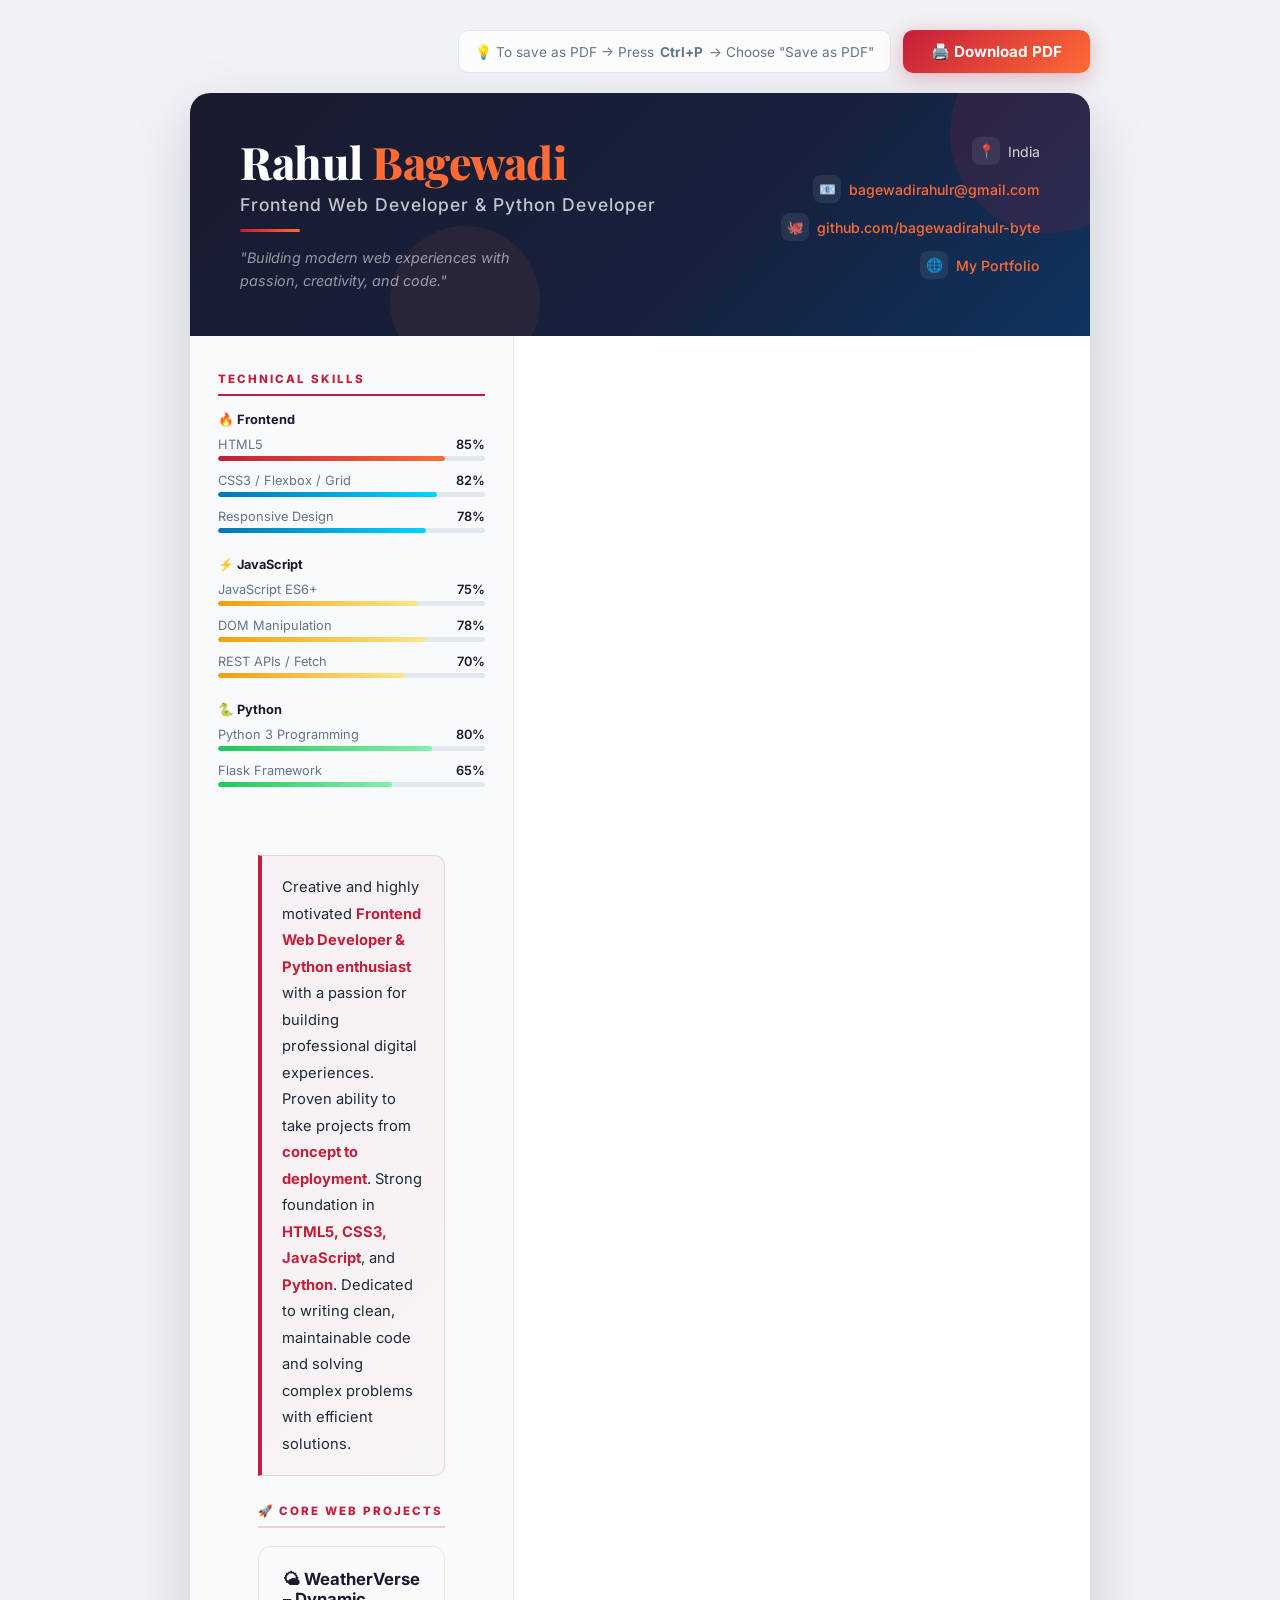
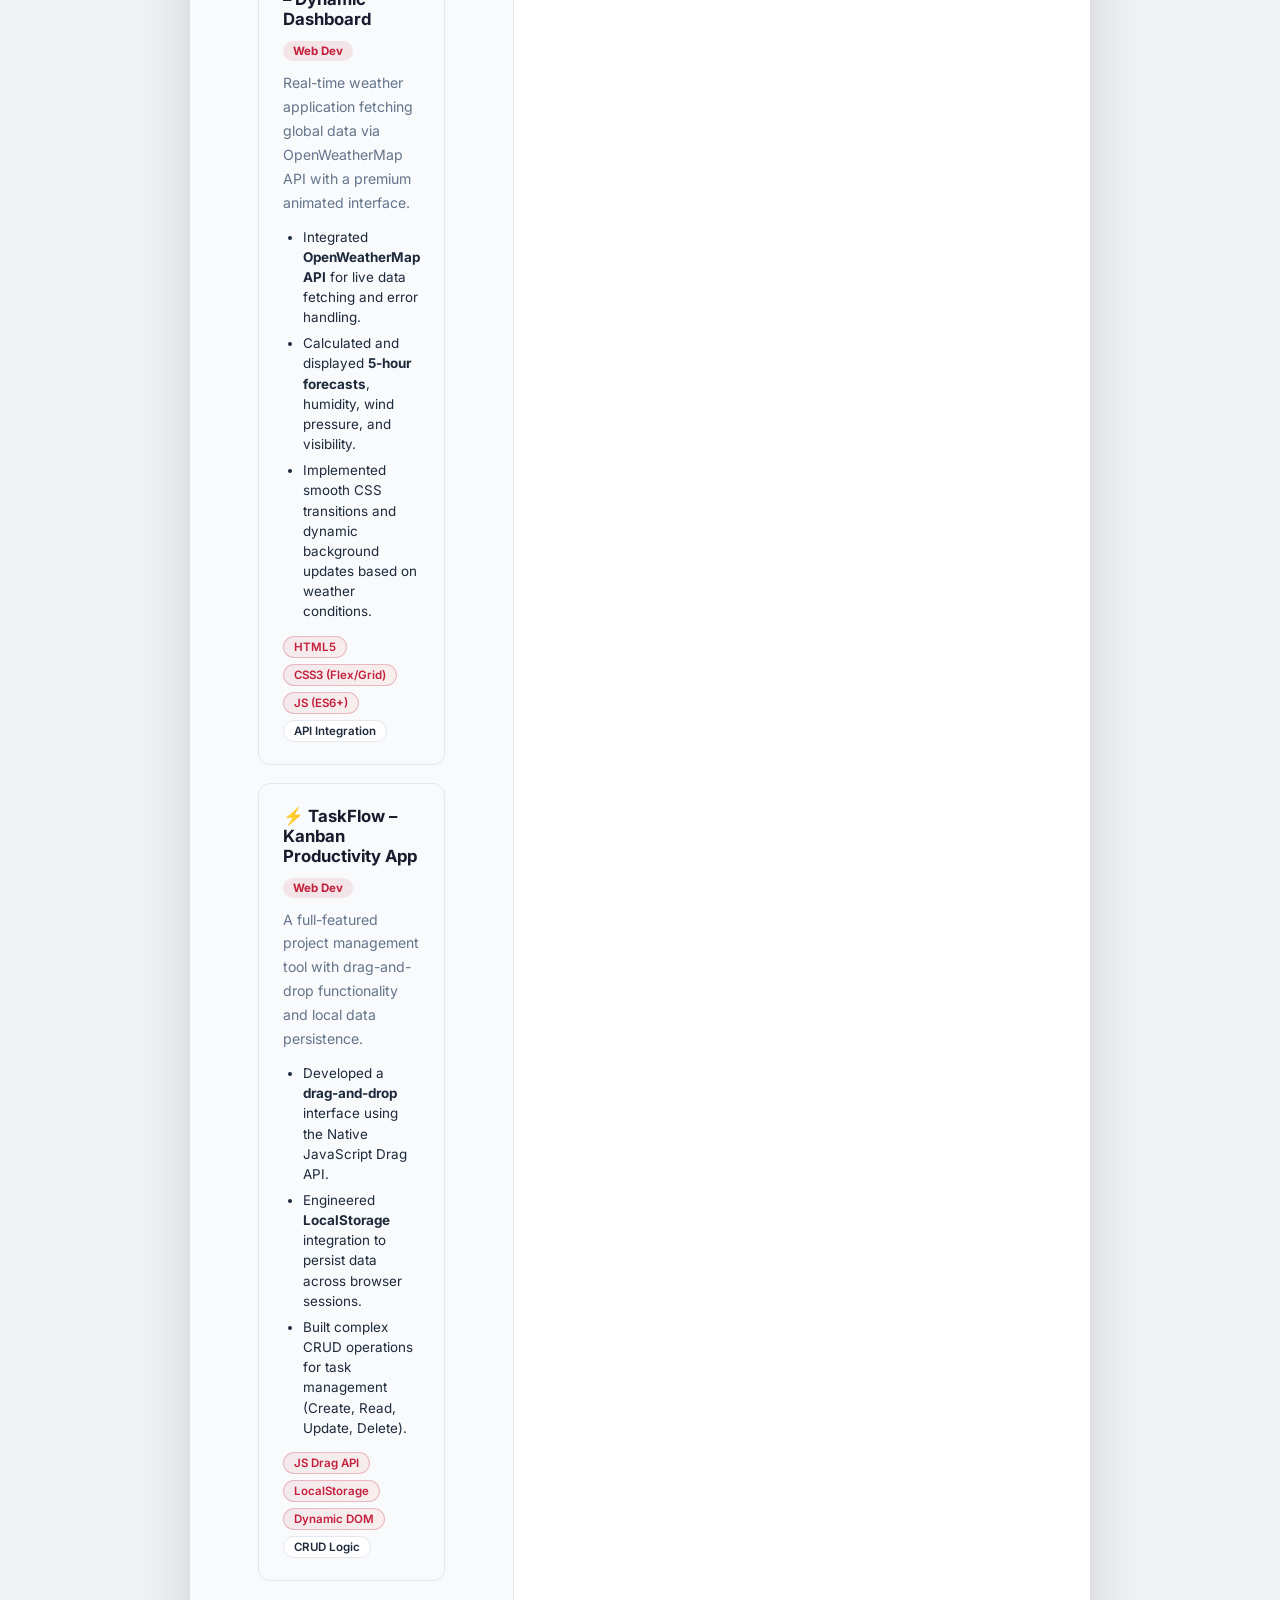
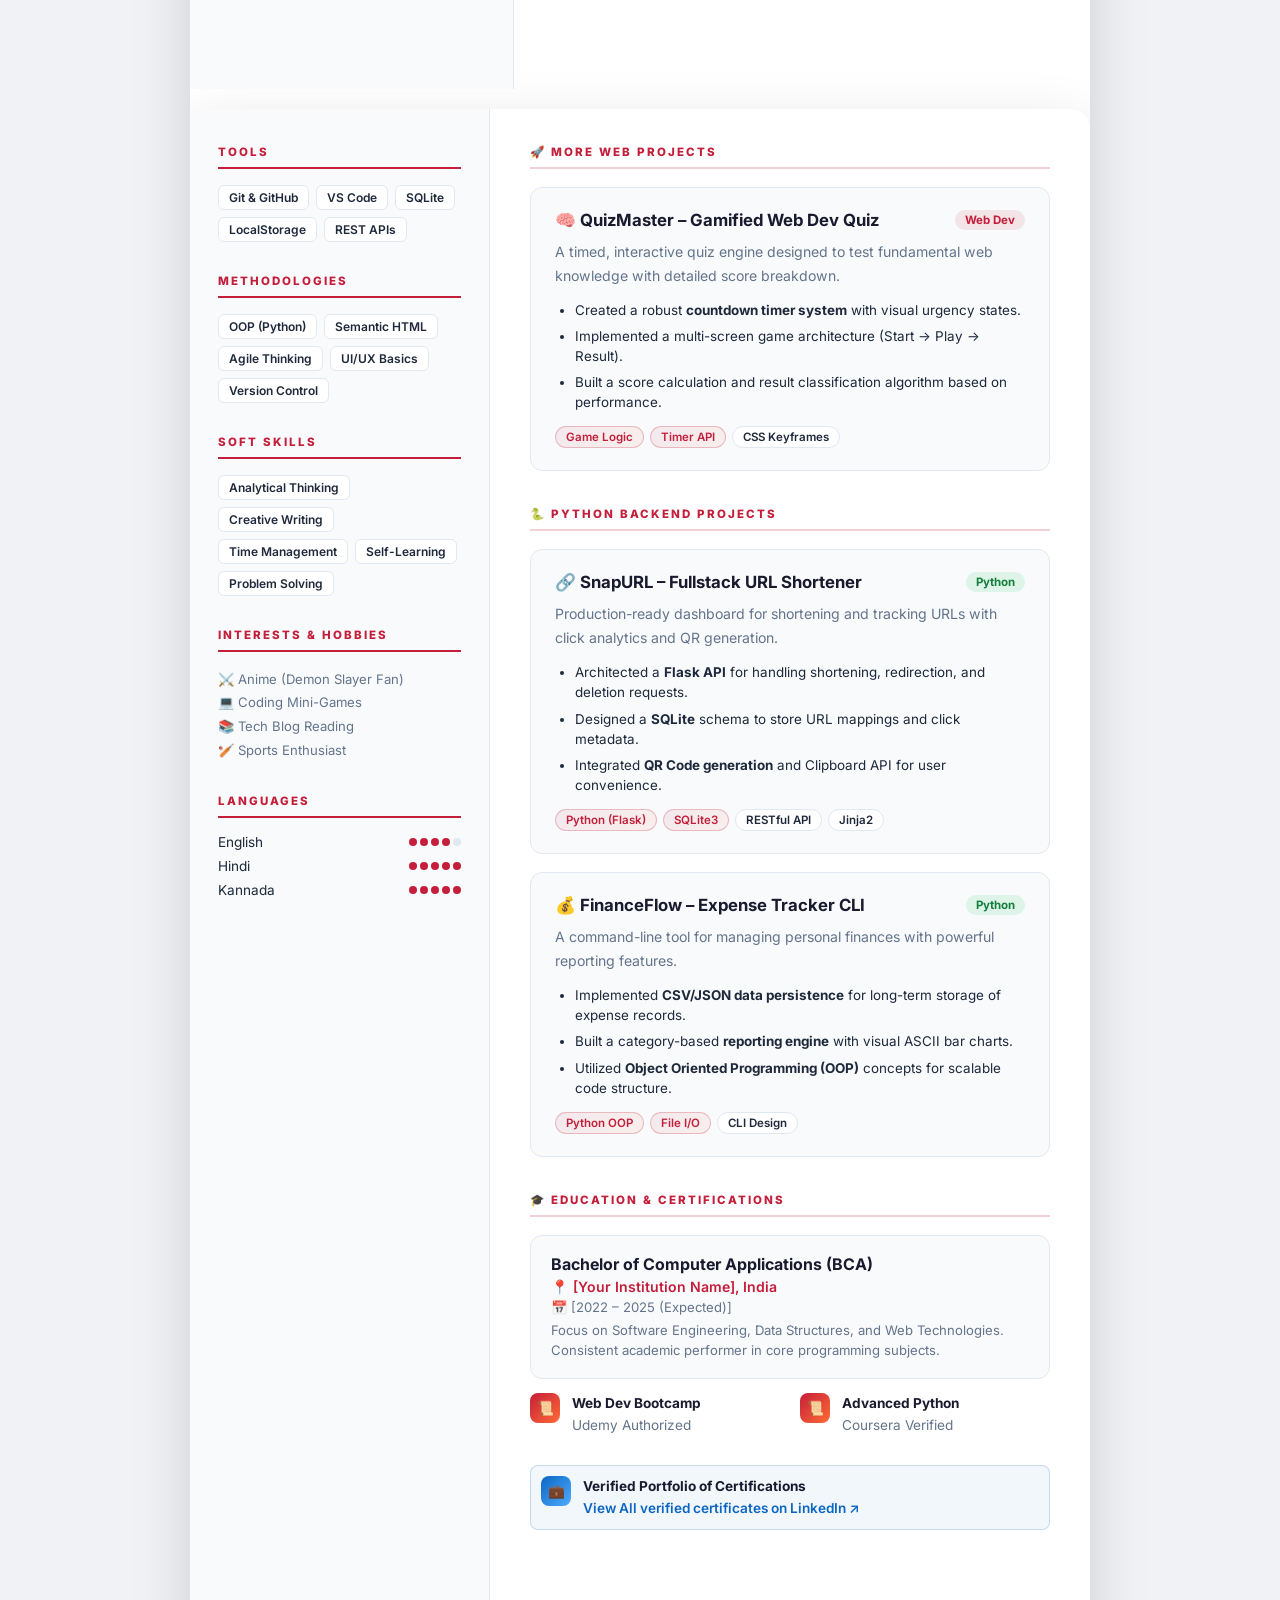
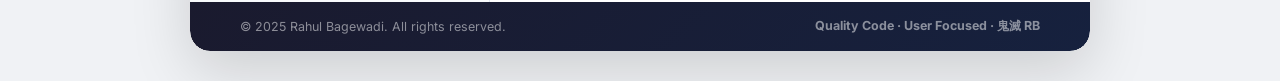
<file: resume/index.html>
<!DOCTYPE html>
<html lang="en">
<head>
<meta charset="UTF-8"/>
<meta name="viewport" content="width=device-width,initial-scale=1.0"/>
<title>Rahul Bagewadi – Resume</title>
<link href="https://fonts.googleapis.com/css2?family=Inter:wght@300;400;500;600;700;800&family=Playfair+Display:wght@700;800&display=swap" rel="stylesheet"/>
<style>
*,*::before,*::after{box-sizing:border-box;margin:0;padding:0}
:root{
  --primary:#1a1a2e;
  --accent:#c41e3a;
  --accent2:#ff6b35;
  --gold:#d4a017;
  --text:#1e293b;
  --muted:#64748b;
  --light:#f8fafc;
  --border:#e2e8f0;
  --white:#ffffff;
}
body{font-family:'Inter',sans-serif;background:#f0f2f5;color:var(--text);min-height:100vh;padding:30px 20px}

/* PRINT BUTTON */
.print-bar{max-width:900px;margin:0 auto 20px;display:flex;justify-content:flex-end;gap:12px}
.print-btn{background:linear-gradient(135deg,var(--accent),var(--accent2));border:none;border-radius:10px;padding:12px 28px;color:#fff;font-size:0.95rem;font-weight:700;font-family:'Inter',sans-serif;cursor:pointer;display:flex;align-items:center;gap:8px;box-shadow:0 4px 20px rgba(196,30,58,0.3);transition:transform 0.2s,box-shadow 0.2s}
.print-btn:hover{transform:translateY(-2px);box-shadow:0 8px 30px rgba(196,30,58,0.5)}
.tip{color:var(--muted);font-size:0.85rem;display:flex;align-items:center;gap:6px;background:rgba(255,255,255,0.8);padding:10px 16px;border-radius:10px;border:1px solid var(--border)}

/* RESUME CARD */
.resume{max-width:900px;margin:0 auto;background:var(--white);border-radius:20px;overflow:hidden;box-shadow:0 20px 60px rgba(0,0,0,0.15)}

/* HEADER */
.resume-header{background:linear-gradient(135deg,var(--primary) 0%,#16213e 60%,#0f3460 100%);padding:44px 50px;position:relative;overflow:hidden}
.resume-header::before{content:'';position:absolute;top:-60px;right:-60px;width:200px;height:200px;border-radius:50%;background:rgba(196,30,58,0.15)}
.resume-header::after{content:'';position:absolute;bottom:-40px;left:200px;width:150px;height:150px;border-radius:50%;background:rgba(255,107,53,0.08)}
.header-content{position:relative;z-index:1;display:flex;justify-content:space-between;align-items:flex-start;gap:30px;flex-wrap:wrap}
.name-block h1{font-family:'Playfair Display',serif;font-size:2.8rem;font-weight:800;color:#fff;line-height:1.1;letter-spacing:-0.5px}
.name-block h1 span{color:var(--accent2)}
.role-title{font-size:1.1rem;font-weight:500;color:rgba(255,255,255,0.75);margin-top:8px;letter-spacing:1px}
.header-accent-line{width:60px;height:3px;background:linear-gradient(90deg,var(--accent),var(--accent2));border-radius:2px;margin:14px 0}
.tagline{font-size:0.9rem;color:rgba(255,255,255,0.55);font-style:italic;max-width:320px;line-height:1.6}
.contact-block{text-align:right}
.contact-item{display:flex;align-items:center;gap:8px;margin-bottom:10px;justify-content:flex-end;color:rgba(255,255,255,0.8);font-size:0.88rem}
.contact-item a{color:var(--accent2);text-decoration:none;font-weight:500}
.contact-item a:hover{text-decoration:underline}
.ci{width:28px;height:28px;border-radius:8px;background:rgba(255,255,255,0.08);display:flex;align-items:center;justify-content:center;font-size:0.85rem;flex-shrink:0}  /* BODY */
  .resume-body{display:grid;grid-template-columns:1fr 2fr;min-height:auto} /* Allow height to grow */

  /* PAGE BREAKS */
  .page-break {
    display: none;
  }

  @media print {
    .page-break {
      display: block;
      page-break-before: always;
    }
  }

  /* LEFT SIDEBAR */
  .sidebar{background:#f8fafc;border-right:1px solid var(--border);padding:36px 28px}
  .section{margin-bottom:32px}
  .section-title{font-size:0.72rem;font-weight:800;letter-spacing:2px;text-transform:uppercase;color:var(--accent);margin-bottom:16px;padding-bottom:8px;border-bottom:2px solid var(--accent);position:relative}

  /* SKILLS */
  .skill-group{margin-bottom:24px}
  .skill-group-name{font-size:0.8rem;font-weight:700;color:var(--primary);margin-bottom:10px;display:flex;align-items:center;gap:6px}
  .skill-item{margin-bottom:12px}
  .skill-name{display:flex;justify-content:space-between;font-size:0.8rem;color:var(--muted);margin-bottom:4px}
  .skill-name span:last-child{font-weight:600;color:var(--primary)}
  .skill-bar{height:5px;background:var(--border);border-radius:50px;overflow:hidden}
  .skill-fill{height:100%;border-radius:50px}
  .fill-fire{background:linear-gradient(90deg,var(--accent),var(--accent2))}
  .fill-water{background:linear-gradient(90deg,#0077b6,#00d4ff)}
  .fill-thunder{background:linear-gradient(90deg,#f59e0b,#fde68a)}
  .fill-python{background:linear-gradient(90deg,#22c55e,#86efac)}
  .fill-wind{background:linear-gradient(90deg,#8b5cf6,#c4b5fd)}

  /* TOOLS */
  .tools-list{display:flex;flex-wrap:wrap;gap:7px}
  .tool-tag{background:var(--white);border:1px solid var(--border);border-radius:6px;padding:4px 10px;font-size:0.75rem;font-weight:600;color:var(--text)}

  /* LANGUAGES */
  .lang-item{display:flex;justify-content:space-between;align-items:center;margin-bottom:8px;font-size:0.85rem}
  .lang-dots{display:flex;gap:3px}
  .dot{width:8px;height:8px;border-radius:50%;background:var(--border)}
  .dot.filled{background:var(--accent)}

  /* LINKS */
  .link-item{display:flex;align-items:center;gap:8px;margin-bottom:8px;font-size:0.82rem}
  .link-item a{color:var(--accent);text-decoration:none;font-weight:500;word-break:break-all}
  .link-item a:hover{text-decoration:underline}

  /* MAIN CONTENT */
  .main-content{padding:36px 40px}

  /* SUMMARY */
  .summary-box{background:linear-gradient(135deg,rgba(196,30,58,0.04),rgba(255,107,53,0.04));border:1px solid rgba(196,30,58,0.15);border-left:4px solid var(--accent);border-radius:0 10px 10px 0;padding:18px 20px;margin-bottom:28px}
  .summary-box p{font-size:0.92rem;line-height:1.8;color:var(--text)}
  .summary-box strong{color:var(--accent)}

  /* EXPERIENCE / CONTENT SECTION */
  .main-section{margin-bottom:36px}
  .main-section-title{font-size:0.72rem;font-weight:800;letter-spacing:2px;text-transform:uppercase;color:var(--accent);margin-bottom:18px;padding-bottom:8px;border-bottom:2px solid rgba(196,30,58,0.2);display:flex;align-items:center;gap:8px}

  /* PROJECT CARD */
  .project-item{background:var(--light);border:1px solid var(--border);border-radius:12px;padding:22px 24px;margin-bottom:18px;position:relative;transition:box-shadow 0.2s}
  .project-item:hover{box-shadow:0 4px 20px rgba(0,0,0,0.08)}
  .project-header{display:flex;justify-content:space-between;align-items:flex-start;gap:12px;margin-bottom:10px;flex-wrap:wrap}
  .project-name{font-size:1.05rem;font-weight:700;color:var(--primary)}
  .project-type{font-size:0.72rem;font-weight:700;padding:3px 10px;border-radius:50px;white-space:nowrap}
  .type-web{background:rgba(196,30,58,0.1);color:var(--accent)}
  .type-python{background:rgba(34,197,94,0.12);color:#15803d}
  .project-desc{font-size:0.88rem;color:var(--muted);line-height:1.7;margin-bottom:12px}
  .project-highlights{margin-left:20px;margin-bottom:14px}
  .project-highlights li{font-size:0.84rem;color:var(--text);margin-bottom:6px;line-height:1.5}
  .project-stack{display:flex;flex-wrap:wrap;gap:6px}
  .stack-pill{background:var(--white);border:1px solid var(--border);border-radius:50px;padding:3px 10px;font-size:0.72rem;font-weight:600;color:var(--text)}
  .stack-pill.highlight{background:linear-gradient(135deg,rgba(196,30,58,0.08),rgba(255,107,53,0.08));border-color:rgba(196,30,58,0.25);color:var(--accent)}

  /* EDUCATION */
  .edu-item{background:var(--light);border:1px solid var(--border);border-radius:12px;padding:18px 20px;margin-bottom:14px}
  .edu-degree{font-size:1rem;font-weight:700;color:var(--primary);margin-bottom:4px}
  .edu-school{font-size:0.88rem;font-weight:600;color:var(--accent);margin-bottom:4px}
  .edu-year{font-size:0.82rem;color:var(--muted)}
  .edu-detail{font-size:0.82rem;color:var(--muted);margin-top:6px;line-height:1.5}

  /* ACHIEVEMENTS / SOFT SKILLS */
  .info-grid { display: grid; grid-template-columns: 1fr 1fr; gap: 20px; }
  .achieve-item{display:flex;gap:12px;margin-bottom:14px;align-items:flex-start}
  .achieve-icon{width:30px;height:30px;border-radius:8px;background:linear-gradient(135deg,var(--accent),var(--accent2));display:flex;align-items:center;justify-content:center;font-size:0.85rem;flex-shrink:0}
  .achieve-text{font-size:0.85rem;color:var(--muted);line-height:1.6}
  .achieve-text strong{color:var(--primary)}

  /* FOOTER BAR */
  .resume-footer{background:linear-gradient(135deg,var(--primary),#16213e);padding:16px 50px;display:flex;justify-content:space-between;align-items:center;flex-wrap:wrap;gap:8px}
  .resume-footer p{color:rgba(255,255,255,0.5);font-size:0.78rem}
  .footer-brand{color:var(--accent2);font-weight:700}

  /* PRINT */
  @media print {
    body{background:#fff;padding:0}
    .print-bar{display:none}
    .resume{border-radius:0;box-shadow:none;max-width:100%}
    .project-item:hover{box-shadow:none}
  }
</style>
</head>
<body>

<!-- PRINT BAR -->
<div class="print-bar">
  <div class="tip">💡 To save as PDF → Press <strong>Ctrl+P</strong> → Choose "Save as PDF"</div>
  <button class="print-btn" onclick="window.print()">🖨️ Download PDF</button>
</div>

<!-- RESUME PAGE 1 -->
<div class="resume">

  <!-- HEADER -->
  <div class="resume-header">
    <div class="header-content">
      <div class="name-block">
        <h1>Rahul <span>Bagewadi</span></h1>
        <div class="role-title">Frontend Web Developer &amp; Python Developer</div>
        <div class="header-accent-line"></div>
        <div class="tagline">"Building modern web experiences with passion, creativity, and code."</div>
      </div>
      <div class="contact-block">
        <div class="contact-item">
          <div class="ci">📍</div>
          India
        </div>
        <div class="contact-item">
          <div class="ci">📧</div>
          <a href="mailto:bagewadirahulr@gmail.com">bagewadirahulr@gmail.com</a>
        </div>
        <div class="contact-item">
          <div class="ci">🐙</div>
          <a href="https://github.com/bagewadirahulr-byte" target="_blank">github.com/bagewadirahulr-byte</a>
        </div>
        <div class="contact-item">
          <div class="ci">🌐</div>
          <a href="https://bagewadirahulr-byte.github.io/web-dev-portfolio/portfolio/" target="_blank">My Portfolio</a>
        </div>
      </div>
    </div>
  </div>

  <!-- BODY P1 -->
  <div class="resume-body">

    <!-- SIDEBAR P1 -->
    <div class="sidebar">

      <!-- TECHNICAL SKILLS -->
      <div class="section">
        <div class="section-title">Technical Skills</div>

        <div class="skill-group">
          <div class="skill-group-name">🔥 Frontend</div>
          <div class="skill-item">
            <div class="skill-name"><span>HTML5</span><span>85%</span></div>
            <div class="skill-bar"><div class="skill-fill fill-fire" style="width:85%"></div></div>
          </div>
          <div class="skill-item">
            <div class="skill-name"><span>CSS3 / Flexbox / Grid</span><span>82%</span></div>
            <div class="skill-bar"><div class="skill-fill fill-water" style="width:82%"></div></div>
          </div>
          <div class="skill-item">
            <div class="skill-name"><span>Responsive Design</span><span>78%</span></div>
            <div class="skill-bar"><div class="skill-fill fill-water" style="width:78%"></div></div>
          </div>
        </div>

        <div class="skill-group">
          <div class="skill-group-name">⚡ JavaScript</div>
          <div class="skill-item">
            <div class="skill-name"><span>JavaScript ES6+</span><span>75%</span></div>
            <div class="skill-bar"><div class="skill-fill fill-thunder" style="width:75%"></div></div>
          </div>
          <div class="skill-item">
            <div class="skill-name"><span>DOM Manipulation</span><span>78%</span></div>
            <div class="skill-bar"><div class="skill-fill fill-thunder" style="width:78%"></div></div>
          </div>
          <div class="skill-item">
            <div class="skill-name"><span>REST APIs / Fetch</span><span>70%</span></div>
            <div class="skill-bar"><div class="skill-fill fill-thunder" style="width:70%"></div></div>
          </div>
        </div>

        <div class="skill-group">
          <div class="skill-group-name">🐍 Python</div>
          <div class="skill-item">
            <div class="skill-name"><span>Python 3 Programming</span><span>80%</span></div>
            <div class="skill-bar"><div class="skill-fill fill-python" style="width:80%"></div></div>
          </div>
          <div class="skill-item">
            <div class="skill-name"><span>Flask Framework</span><span>65%</span></div>
            <div class="skill-bar"><div class="skill-fill fill-python" style="width:65%"></div></div>
          </div>
        </div>
      </div>

      <!-- MAIN CONTENT P1 -->
      <div class="main-content">

        <!-- SUMMARY -->
        <div class="summary-box">
          <p>Creative and highly motivated <strong>Frontend Web Developer &amp; Python enthusiast</strong> with a passion for building professional digital experiences. Proven ability to take projects from <strong>concept to deployment</strong>. Strong foundation in <strong>HTML5, CSS3, JavaScript</strong>, and <strong>Python</strong>. Dedicated to writing clean, maintainable code and solving complex problems with efficient solutions.</p>
        </div>

        <!-- PROJECTS P1 -->
        <div class="main-section">
          <div class="main-section-title">🚀 Core Web Projects</div>

          <div class="project-item">
            <div class="project-header">
              <div class="project-name">🌤 WeatherVerse – Dynamic Dashboard</div>
              <div class="project-type type-web">Web Dev</div>
            </div>
            <div class="project-desc">Real-time weather application fetching global data via OpenWeatherMap API with a premium animated interface.</div>
            <ul class="project-highlights">
              <li>Integrated <strong>OpenWeatherMap API</strong> for live data fetching and error handling.</li>
              <li>Calculated and displayed <strong>5-hour forecasts</strong>, humidity, wind pressure, and visibility.</li>
              <li>Implemented smooth CSS transitions and dynamic background updates based on weather conditions.</li>
            </ul>
            <div class="project-stack">
              <span class="stack-pill highlight">HTML5</span>
              <span class="stack-pill highlight">CSS3 (Flex/Grid)</span>
              <span class="stack-pill highlight">JS (ES6+)</span>
              <span class="stack-pill">API Integration</span>
            </div>
          </div>

          <div class="project-item">
            <div class="project-header">
              <div class="project-name">⚡ TaskFlow – Kanban Productivity App</div>
              <div class="project-type type-web">Web Dev</div>
            </div>
            <div class="project-desc">A full-featured project management tool with drag-and-drop functionality and local data persistence.</div>
            <ul class="project-highlights">
              <li>Developed a <strong>drag-and-drop</strong> interface using the Native JavaScript Drag API.</li>
              <li>Engineered <strong>LocalStorage</strong> integration to persist data across browser sessions.</li>
              <li>Built complex CRUD operations for task management (Create, Read, Update, Delete).</li>
            </ul>
            <div class="project-stack">
              <span class="stack-pill highlight">JS Drag API</span>
              <span class="stack-pill highlight">LocalStorage</span>
              <span class="stack-pill highlight">Dynamic DOM</span>
              <span class="stack-pill">CRUD Logic</span>
            </div>
          </div>

        </div>

      </div>
    </div>
  </div>

  <div class="page-break"></div>

  <!-- RESUME PAGE 2 -->
  <div class="resume" style="margin-top:20px">
    <div class="resume-body">
      
      <!-- SIDEBAR P2 -->
      <div class="sidebar">
        
        <!-- TOOLS -->
        <div class="section">
          <div class="section-title">Tools</div>
          <div class="tools-list">
            <span class="tool-tag">Git & GitHub</span>
            <span class="tool-tag">VS Code</span>
            <span class="tool-tag">SQLite</span>
            <span class="tool-tag">LocalStorage</span>
            <span class="tool-tag">REST APIs</span>
          </div>
        </div>

        <!-- METHODOLOGIES -->
        <div class="section">
          <div class="section-title">Methodologies</div>
          <div class="tools-list">
            <span class="tool-tag">OOP (Python)</span>
            <span class="tool-tag">Semantic HTML</span>
            <span class="tool-tag">Agile Thinking</span>
            <span class="tool-tag">UI/UX Basics</span>
            <span class="tool-tag">Version Control</span>
          </div>
        </div>

        <!-- SOFT SKILLS -->
        <div class="section">
          <div class="section-title">Soft Skills</div>
          <div class="tools-list">
            <span class="tool-tag">Analytical Thinking</span>
            <span class="tool-tag">Creative Writing</span>
            <span class="tool-tag">Time Management</span>
            <span class="tool-tag">Self-Learning</span>
            <span class="tool-tag">Problem Solving</span>
          </div>
        </div>

        <!-- INTERESTS -->
        <div class="section">
          <div class="section-title">Interests &amp; Hobbies</div>
          <div class="achieve-text" style="font-size: 0.82rem; line-height: 1.8;">
            ⚔️ Anime (Demon Slayer Fan)<br>
            💻 Coding Mini-Games<br>
            📚 Tech Blog Reading<br>
            🏏 Sports Enthusiast
          </div>
        </div>

        <!-- LANGUAGES -->
        <div class="section">
          <div class="section-title">Languages</div>
          <div class="lang-item"><span>English</span><div class="lang-dots"><div class="dot filled"></div><div class="dot filled"></div><div class="dot filled"></div><div class="dot filled"></div><div class="dot"></div></div></div>
          <div class="lang-item"><span>Hindi</span><div class="lang-dots"><div class="dot filled"></div><div class="dot filled"></div><div class="dot filled"></div><div class="dot filled"></div><div class="dot filled"></div></div></div>
          <div class="lang-item"><span>Kannada</span><div class="lang-dots"><div class="dot filled"></div><div class="dot filled"></div><div class="dot filled"></div><div class="dot filled"></div><div class="dot filled"></div></div></div>
        </div>
      </div>

      <!-- MAIN CONTENT P2 -->
      <div class="main-content">
        
        <!-- WEB PROJECTS CONTINUED -->
        <div class="main-section">
          <div class="main-section-title">🚀 More Web Projects</div>
          <div class="project-item">
            <div class="project-header">
              <div class="project-name">🧠 QuizMaster – Gamified Web Dev Quiz</div>
              <div class="project-type type-web">Web Dev</div>
            </div>
            <div class="project-desc">A timed, interactive quiz engine designed to test fundamental web knowledge with detailed score breakdown.</div>
            <ul class="project-highlights">
              <li>Created a robust <strong>countdown timer system</strong> with visual urgency states.</li>
              <li>Implemented a multi-screen game architecture (Start → Play → Result).</li>
              <li>Built a score calculation and result classification algorithm based on performance.</li>
            </ul>
            <div class="project-stack">
              <span class="stack-pill highlight">Game Logic</span>
              <span class="stack-pill highlight">Timer API</span>
              <span class="stack-pill">CSS Keyframes</span>
            </div>
          </div>
        </div>

        <!-- PYTHON PROJECTS -->
        <div class="main-section">
          <div class="main-section-title">🐍 Python Backend Projects</div>

          <div class="project-item">
            <div class="project-header">
              <div class="project-name">🔗 SnapURL – Fullstack URL Shortener</div>
              <div class="project-type type-python">Python</div>
            </div>
            <div class="project-desc">Production-ready dashboard for shortening and tracking URLs with click analytics and QR generation.</div>
            <ul class="project-highlights">
              <li>Architected a <strong>Flask API</strong> for handling shortening, redirection, and deletion requests.</li>
              <li>Designed a <strong>SQLite</strong> schema to store URL mappings and click metadata.</li>
              <li>Integrated <strong>QR Code generation</strong> and Clipboard API for user convenience.</li>
            </ul>
            <div class="project-stack">
              <span class="stack-pill highlight">Python (Flask)</span>
              <span class="stack-pill highlight">SQLite3</span>
              <span class="stack-pill">RESTful API</span>
              <span class="stack-pill">Jinja2</span>
            </div>
          </div>

          <div class="project-item">
            <div class="project-header">
              <div class="project-name">💰 FinanceFlow – Expense Tracker CLI</div>
              <div class="project-type type-python">Python</div>
            </div>
            <div class="project-desc">A command-line tool for managing personal finances with powerful reporting features.</div>
            <ul class="project-highlights">
              <li>Implemented <strong>CSV/JSON data persistence</strong> for long-term storage of expense records.</li>
              <li>Built a category-based <strong>reporting engine</strong> with visual ASCII bar charts.</li>
              <li>Utilized <strong>Object Oriented Programming (OOP)</strong> concepts for scalable code structure.</li>
            </ul>
            <div class="project-stack">
              <span class="stack-pill highlight">Python OOP</span>
              <span class="stack-pill highlight">File I/O</span>
              <span class="stack-pill">CLI Design</span>
            </div>
          </div>
        </div>

        <!-- EDUCATION -->
        <div class="main-section">
          <div class="main-section-title">🎓 Education &amp; Certifications</div>
          <div class="edu-item">
            <div class="edu-degree">Bachelor of Computer Applications (BCA)</div>
            <div class="edu-school">📍 [Your Institution Name], India</div>
            <div class="edu-year">📅 [2022 – 2025 (Expected)]</div>
            <div class="edu-detail">Focus on Software Engineering, Data Structures, and Web Technologies. Consistent academic performer in core programming subjects.</div>
          </div>
          
          <div class="info-grid">
            <div class="achieve-item">
              <div class="achieve-icon">📜</div>
              <div class="achieve-text"><strong>Web Dev Bootcamp</strong><br>Udemy Authorized</div>
            </div>
            <div class="achieve-item">
              <div class="achieve-icon">📜</div>
              <div class="achieve-text"><strong>Advanced Python</strong><br>Coursera Verified</div>
            </div>
          </div>
          <div class="achieve-item" style="margin-top: 14px; background: rgba(10, 102, 194, 0.05); padding: 10px; border-radius: 8px; border: 1px solid rgba(10, 102, 194, 0.2);">
            <div class="achieve-icon" style="background: linear-gradient(135deg, #0a66c2, #4facfe);">💼</div>
            <div class="achieve-text">
              <strong>Verified Portfolio of Certifications</strong><br>
              <a href="https://www.linkedin.com/in/rahul-r-bagewadi-4279012a7/details/certifications/" target="_blank" style="color: #0a66c2; text-decoration: none; font-weight: 600;">View All verified certificates on LinkedIn ↗</a>
            </div>
          </div>
        </div>

      </div>
    </div>

    <!-- FOOTER -->
    <div class="resume-footer" style="border-radius: 0 0 20px 20px">
      <p>© 2025 Rahul Bagewadi. All rights reserved.</p>
      <p class="footer-brand">Quality Code · User Focused · 鬼滅 RB</p>
    </div>
  </div>

</body>
</html>
</file>
